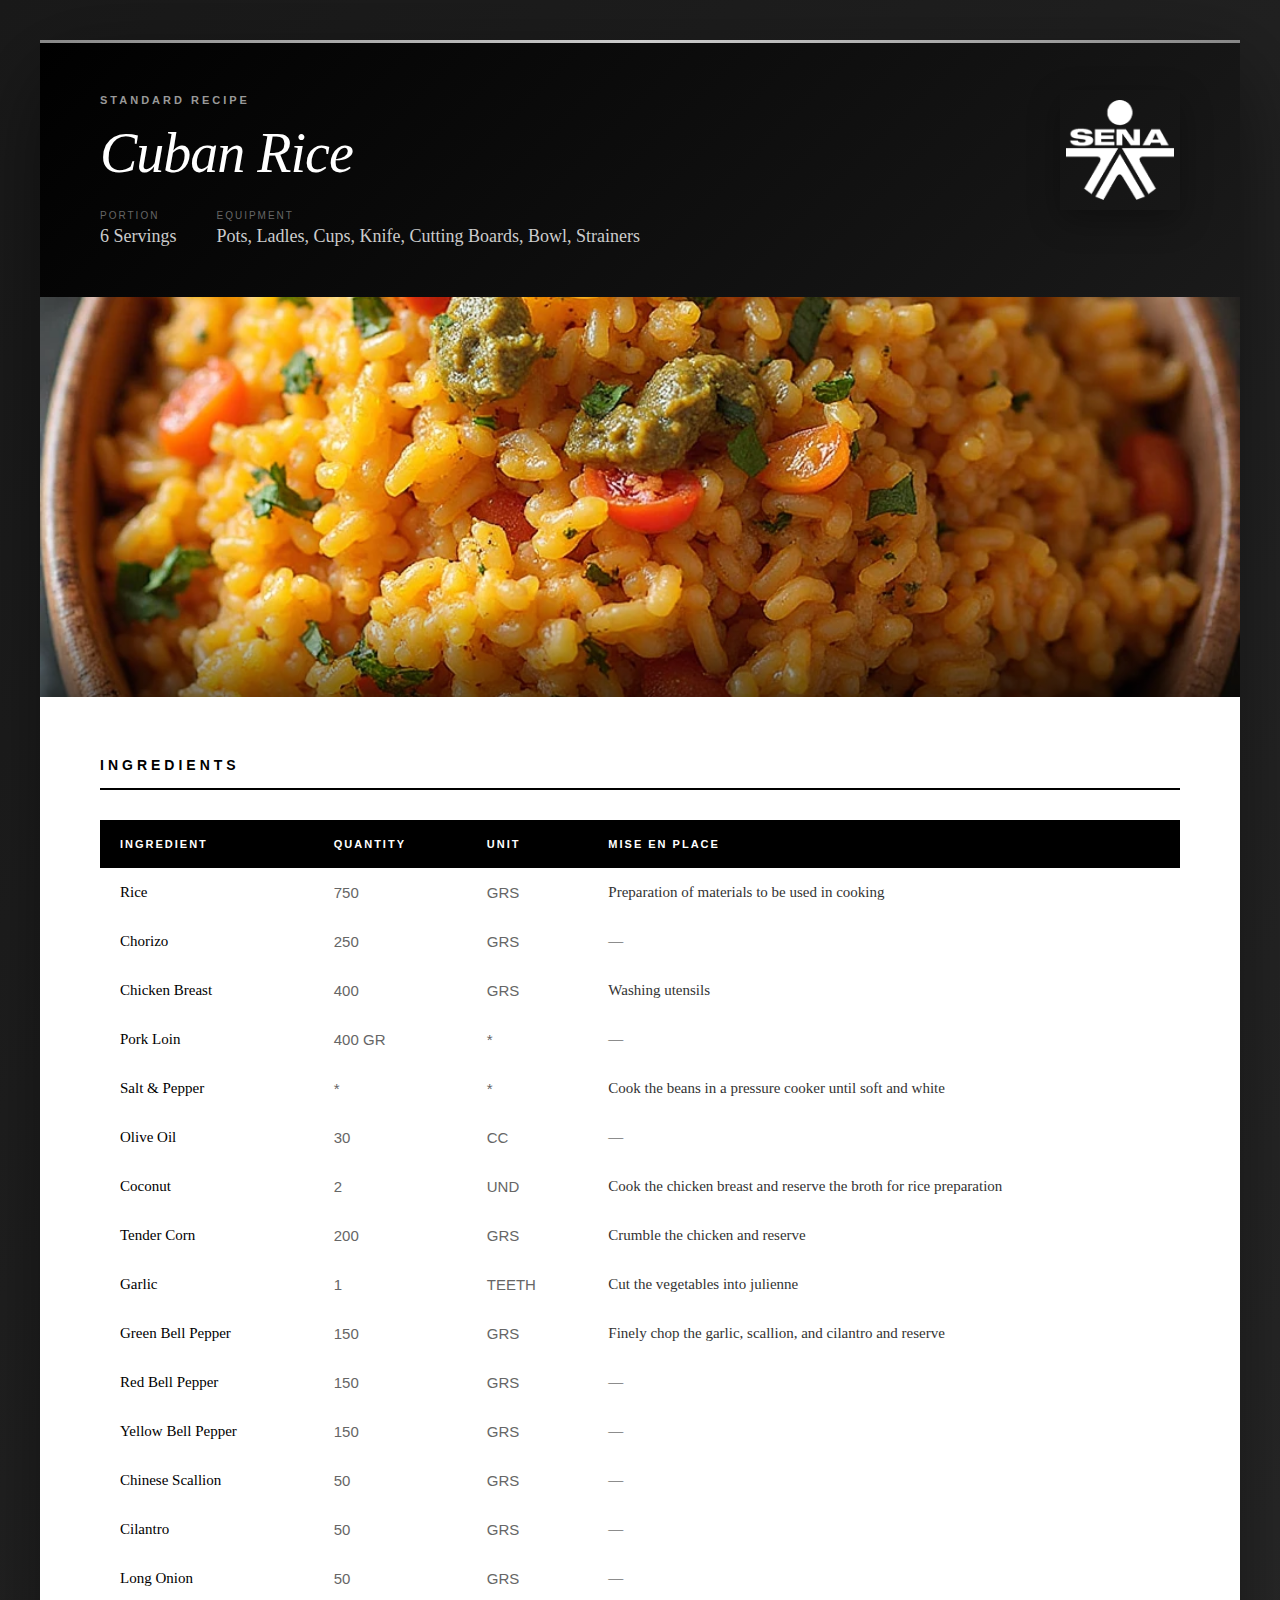
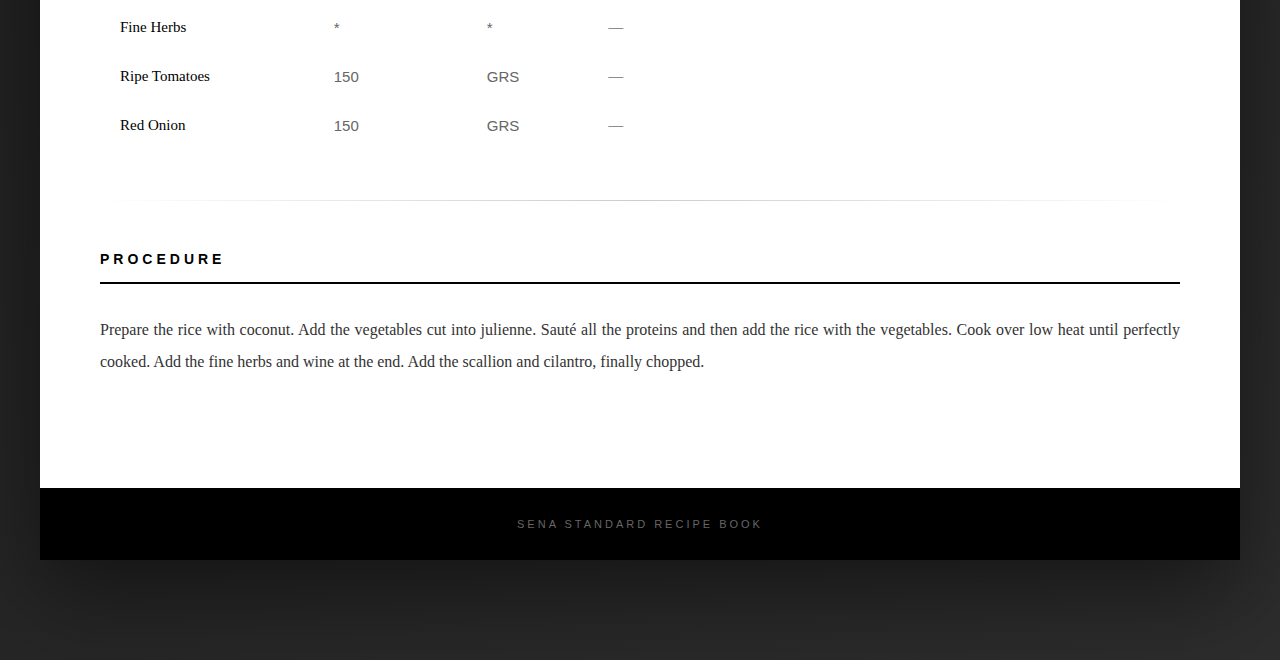
<file: arroz_cubano.html>
<!DOCTYPE html>
<html lang="en">
<head>
    <meta charset="UTF-8">
    <meta name="viewport" content="width=device-width, initial-scale=1.0">
    <title>Cuban Rice</title>
</head>
<style>
        * {
            margin: 0;
            padding: 0;
            box-sizing: border-box;
        }
        
        body {
            font-family: 'Georgia', 'Times New Roman', serif;
            background: linear-gradient(135deg, #1a1a1a 0%, #2d2d2d 100%);
            min-height: 100vh;
            padding: 40px 20px;
        }
        
        .recipe-card {
            max-width: 1200px;
            margin: 0 auto 60px auto;
            background: white;
            border-radius: 0;
            overflow: hidden;
            box-shadow: 0 30px 90px rgba(0,0,0,0.5);
        }
        
        /* Header */
        .header {
            background: linear-gradient(135deg, #000000 0%, #1a1a1a 100%);
            padding: 50px 60px;
            position: relative;
            overflow: hidden;
        }
        
        .header::before {
            content: '';
            position: absolute;
            top: 0;
            left: 0;
            right: 0;
            height: 3px;
            background: linear-gradient(90deg, #888 0%, #ccc 50%, #888 100%);
        }
        
        .header-content {
            display: flex;
            justify-content: space-between;
            align-items: flex-start;
        }
        
        .title-section {
            flex: 1;
        }
        
        .recipe-type {
            display: inline-block;
            font-family: 'Arial', sans-serif;
            font-size: 11px;
            letter-spacing: 3px;
            text-transform: uppercase;
            color: #999;
            margin-bottom: 15px;
            font-weight: 600;
        }
        
        .recipe-title {
            font-size: 56px;
            color: white;
            font-weight: 300;
            letter-spacing: -1px;
            margin-bottom: 20px;
            font-style: italic;
        }
        
        .recipe-meta {
            display: flex;
            gap: 40px;
            margin-top: 25px;
        }
        
        .meta-item {
            display: flex;
            flex-direction: column;
            gap: 5px;
        }
        
        .meta-label {
            font-family: 'Arial', sans-serif;
            font-size: 10px;
            text-transform: uppercase;
            letter-spacing: 2px;
            color: #666;
        }
        
        .meta-value {
            font-size: 18px;
            color: #ccc;
            font-weight: 300;
        }
        
        .logo-section {
            width: 120px;
            height: 120px;
            border-radius: 0;
            display: flex;
            align-items: center;
            justify-content: center;
            box-shadow: 0 10px 30px rgba(0,0,0,0.3);
        }
        
        .logo-section img {
            width: 90%;
            height: 90%;
            object-fit: contain;
        }
        
        /* Image Section */
        .image-section {
            position: relative;
            height: 400px;
            background: #f5f5f5;
            overflow: hidden;
        }
        
        .image-section::before {
            content: '';
            position: absolute;
            bottom: 0;
            left: 0;
            right: 0;
            height: 100px;
            background: linear-gradient(to top, rgba(0,0,0,0.5), transparent);
            z-index: 1;
        }
        
        .image-placeholder {
            width: 100%;
            height: 100%;
            display: flex;
            align-items: center;
            justify-content: center;
            background: linear-gradient(135deg, #e0e0e0 0%, #f5f5f5 100%);
        }
        
        .image-placeholder img {
            width: 100%;
            height: 100%;
            object-fit: cover;
        }
        
        /* Content */
        .content {
            padding: 60px;
        }
        
        .section {
            margin-bottom: 50px;
        }
        
        .section-title {
            font-size: 14px;
            text-transform: uppercase;
            letter-spacing: 4px;
            color: #000;
            margin-bottom: 30px;
            padding-bottom: 15px;
            border-bottom: 2px solid #000;
            font-weight: 600;
            font-family: 'Arial', sans-serif;
        }
        
        /* Ingredients Table */
        .ingredients-table {
            width: 100%;
            border-collapse: separate;
            border-spacing: 0;
        }
        
        .ingredients-table thead {
            background: #000;
        }
        
        .ingredients-table th {
            padding: 18px 20px;
            text-align: left;
            font-family: 'Arial', sans-serif;
            font-size: 11px;
            text-transform: uppercase;
            letter-spacing: 2px;
            color: white;
            font-weight: 600;
        }
        
        .ingredients-table tbody tr {
            border-bottom: 1px solid #e0e0e0;
            transition: background 0.3s ease;
        }
        
        .ingredients-table tbody tr:hover {
            background: #f9f9f9;
        }
        
        .ingredients-table tbody tr:last-child {
            border-bottom: 2px solid #000;
        }
        
        .ingredients-table td {
            padding: 16px 20px;
            font-size: 15px;
            color: #333;
        }
        
        .ingredients-table td:first-child {
            font-weight: 500;
            color: #000;
        }
        
        .ingredients-table td:nth-child(2),
        .ingredients-table td:nth-child(3) {
            font-family: 'Arial', sans-serif;
            color: #666;
        }
        
        /* Procedure */
        .procedure-content {
            font-size: 16px;
            line-height: 2;
            color: #333;
            text-align: justify;
        }
        
        /* Techniques Section */
        .techniques-grid {
            display: grid;
            grid-template-columns: repeat(2, 1fr);
            gap: 0;
            border: 2px solid #000;
        }
        
        .technique-item {
            padding: 25px;
            border: 1px solid #e0e0e0;
            background: white;
        }
        
        .technique-item:nth-child(odd) {
            background: #fafafa;
        }
        
        .technique-label {
            font-family: 'Arial', sans-serif;
            font-size: 10px;
            text-transform: uppercase;
            letter-spacing: 2px;
            color: #999;
            margin-bottom: 8px;
        }
        
        .technique-name {
            font-size: 18px;
            color: #000;
            font-weight: 500;
        }
        
        /* Footer */
        .footer {
            background: #000;
            padding: 30px 60px;
            text-align: center;
        }
        
        .footer-text {
            font-family: 'Arial', sans-serif;
            font-size: 11px;
            text-transform: uppercase;
            letter-spacing: 3px;
            color: #666;
        }
        
        .divider {
            height: 1px;
            background: linear-gradient(90deg, transparent 0%, #ccc 50%, transparent 100%);
            margin: 50px 0;
        }
        
        @media (max-width: 768px) {
            .header {
                padding: 30px;
            }
            
            .header-content {
                flex-direction: column;
                gap: 30px;
            }
            
            .recipe-title {
                font-size: 36px;
            }
            
            .content {
                padding: 30px;
            }
            
            .techniques-grid {
                grid-template-columns: 1fr;
            }
            
            .logo-section {
                width: 80px;
                height: 80px;
            }
        }
    </style>
<body>
    <!-- RECIPE 1: CUBAN RICE -->
    <div class="recipe-card">
        <div class="header">
            <div class="header-content">
                <div class="title-section">
                    <div class="recipe-type">Standard Recipe</div>
                    <h1 class="recipe-title">Cuban Rice</h1>
                    <div class="recipe-meta">
                        <div class="meta-item">
                            <span class="meta-label">Portion</span>
                            <span class="meta-value">6 Servings</span>
                        </div>
                        <div class="meta-item">
                            <span class="meta-label">Equipment</span>
                            <span class="meta-value">Pots, Ladles, Cups, Knife, Cutting Boards, Bowl, Strainers</span>
                        </div>
                    </div>
                </div>
                <div class="logo-section">
                    <img src="logoblanco.png" alt="SENA">
                </div>
            </div>
        </div>
        
        <div class="image-section">
            <div class="image-placeholder">
                <img src="img/Arroz_Cubano.png" alt="Cuban Rice">
            </div>
        </div>
        
        <div class="content">
            <div class="section">
                <h2 class="section-title">Ingredients</h2>
                <table class="ingredients-table">
                    <thead>
                        <tr>
                            <th>Ingredient</th>
                            <th>Quantity</th>
                            <th>Unit</th>
                            <th>Mise en Place</th>
                        </tr>
                    </thead>
                    <tbody>
                        <tr>
                            <td>Rice</td>
                            <td>750</td>
                            <td>GRS</td>
                            <td>Preparation of materials to be used in cooking</td>
                        </tr>
                        <tr>
                            <td>Chorizo</td>
                            <td>250</td>
                            <td>GRS</td>
                            <td>—</td>
                        </tr>
                        <tr>
                            <td>Chicken Breast</td>
                            <td>400</td>
                            <td>GRS</td>
                            <td>Washing utensils</td>
                        </tr>
                        <tr>
                            <td>Pork Loin</td>
                            <td>400 GR</td>
                            <td>*</td>
                            <td>—</td>
                        </tr>
                        <tr>
                            <td>Salt & Pepper</td>
                            <td>*</td>
                            <td>*</td>
                            <td>Cook the beans in a pressure cooker until soft and white</td>
                        </tr>
                        <tr>
                            <td>Olive Oil</td>
                            <td>30</td>
                            <td>CC</td>
                            <td>—</td>
                        </tr>
                        <tr>
                            <td>Coconut</td>
                            <td>2</td>
                            <td>UND</td>
                            <td>Cook the chicken breast and reserve the broth for rice preparation</td>
                        </tr>
                        <tr>
                            <td>Tender Corn</td>
                            <td>200</td>
                            <td>GRS</td>
                            <td>Crumble the chicken and reserve</td>
                        </tr>
                        <tr>
                            <td>Garlic</td>
                            <td>1</td>
                            <td>TEETH</td>
                            <td>Cut the vegetables into julienne</td>
                        </tr>
                        <tr>
                            <td>Green Bell Pepper</td>
                            <td>150</td>
                            <td>GRS</td>
                            <td>Finely chop the garlic, scallion, and cilantro and reserve</td>
                        </tr>
                        <tr>
                            <td>Red Bell Pepper</td>
                            <td>150</td>
                            <td>GRS</td>
                            <td>—</td>
                        </tr>
                        <tr>
                            <td>Yellow Bell Pepper</td>
                            <td>150</td>
                            <td>GRS</td>
                            <td>—</td>
                        </tr>
                        <tr>
                            <td>Chinese Scallion</td>
                            <td>50</td>
                            <td>GRS</td>
                            <td>—</td>
                        </tr>
                        <tr>
                            <td>Cilantro</td>
                            <td>50</td>
                            <td>GRS</td>
                            <td>—</td>
                        </tr>
                        <tr>
                            <td>Long Onion</td>
                            <td>50</td>
                            <td>GRS</td>
                            <td>—</td>
                        </tr>
                        <tr>
                            <td>Fine Herbs</td>
                            <td>*</td>
                            <td>*</td>
                            <td>—</td>
                        </tr>
                        <tr>
                            <td>Ripe Tomatoes</td>
                            <td>150</td>
                            <td>GRS</td>
                            <td>—</td>
                        </tr>
                        <tr>
                            <td>Red Onion</td>
                            <td>150</td>
                            <td>GRS</td>
                            <td>—</td>
                        </tr>
                    </tbody>
                </table>
            </div>
            
            <div class="divider"></div>
            
            <div class="section">
                <h2 class="section-title">Procedure</h2>
                <div class="procedure-content">
                    Prepare the rice with coconut. Add the vegetables cut into julienne. Sauté all the proteins and then add the rice with the vegetables. Cook over low heat until perfectly cooked. Add the fine herbs and wine at the end. Add the scallion and cilantro, finally chopped.
                </div>
            </div>
        </div>
        
        <div class="footer">
            <div class="footer-text">SENA Standard Recipe Book</div>
        </div>
    </div>
</body>
</html>
</file>
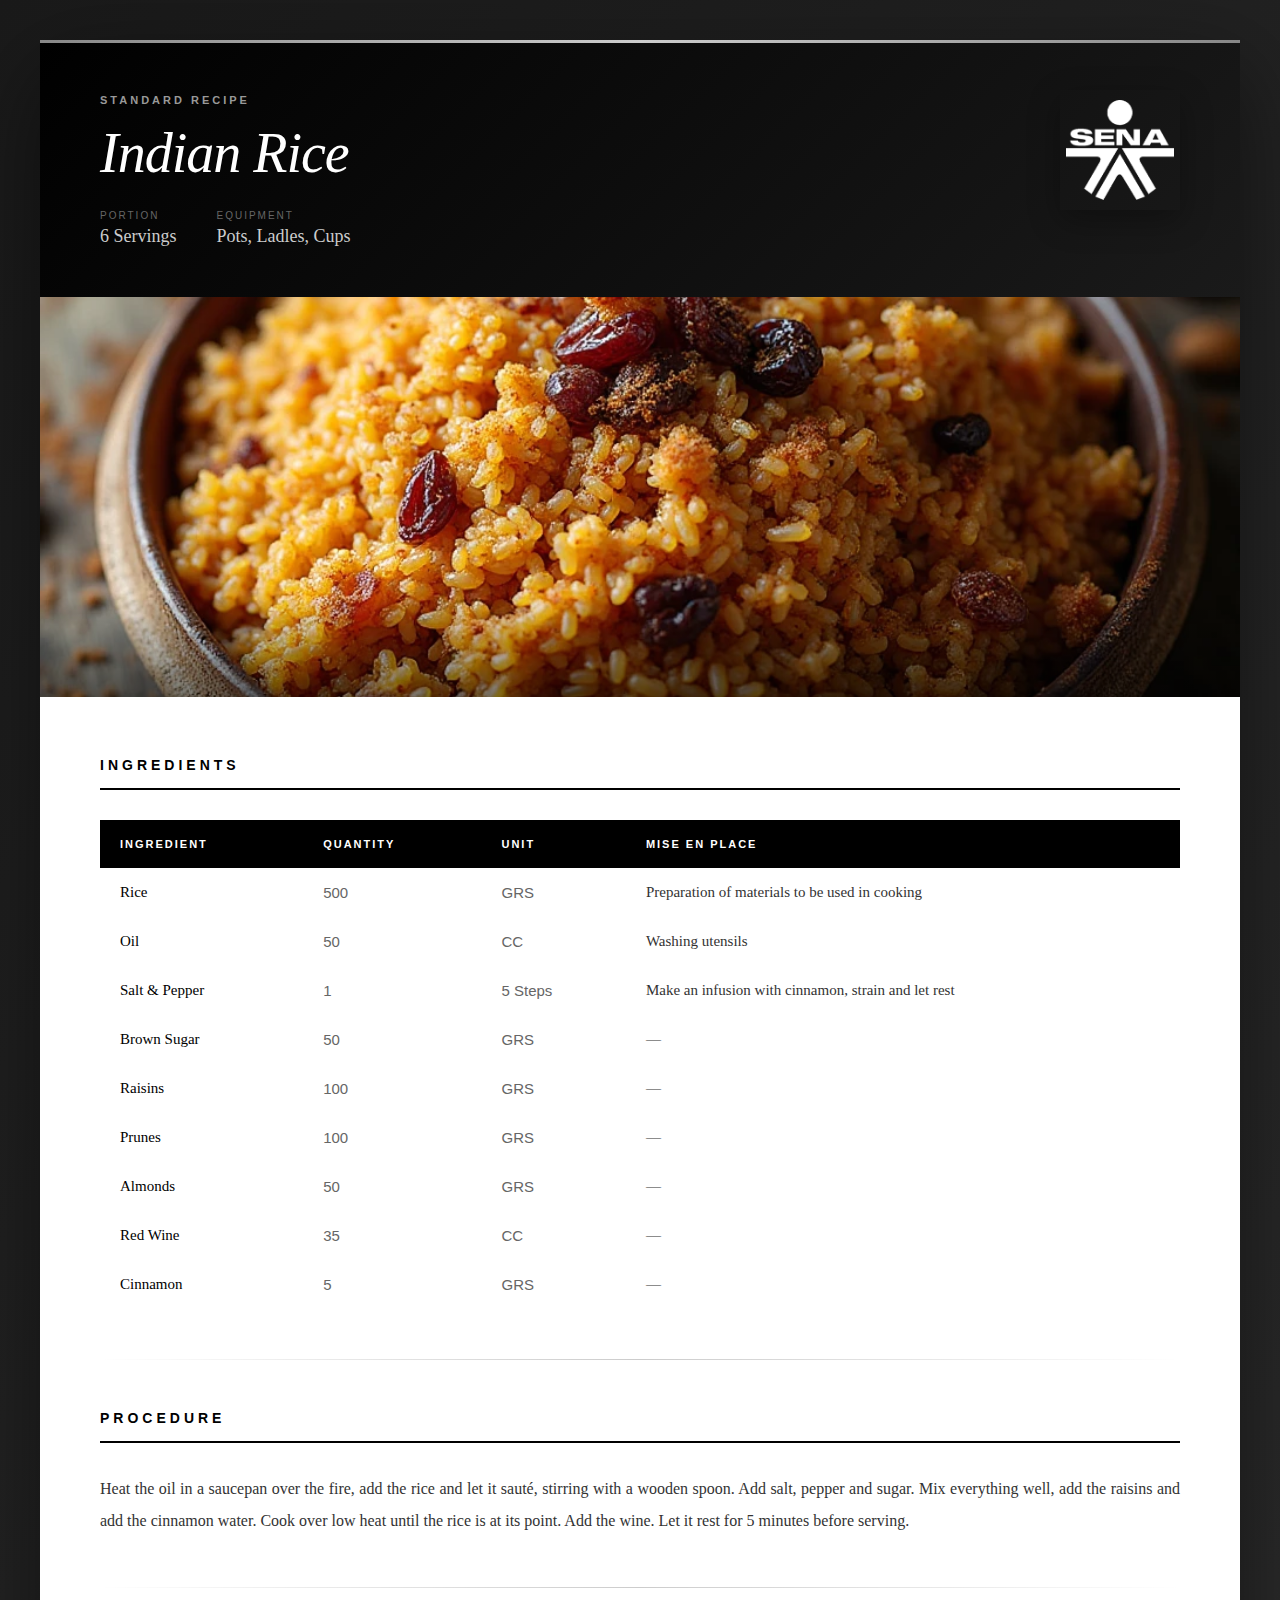
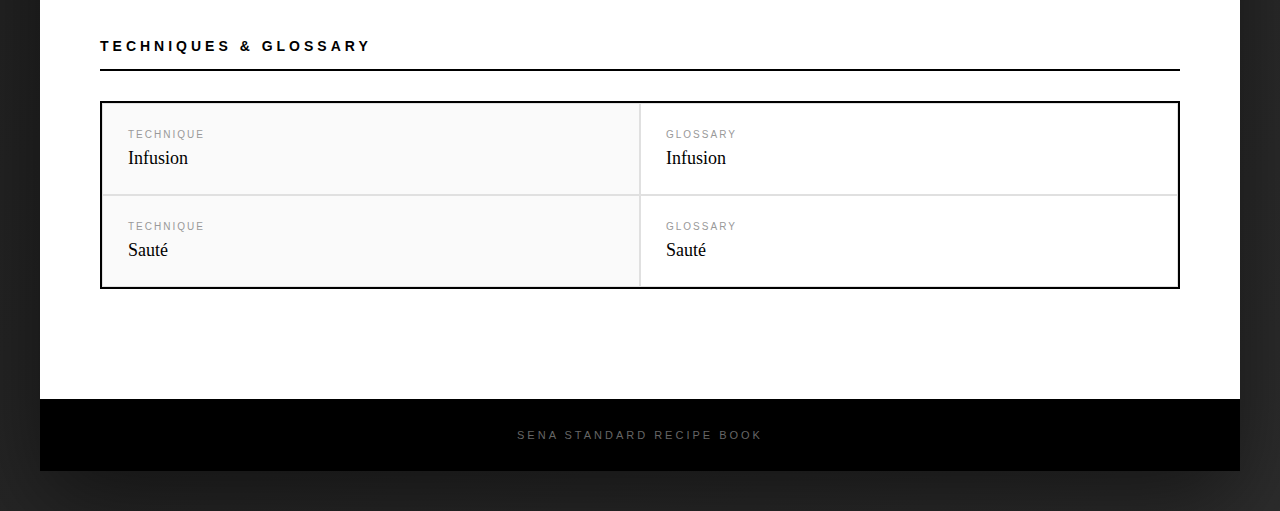
<file: Arroz_indu.html>
<!DOCTYPE html>
<html lang="en">
<head>
    <meta charset="UTF-8">
    <meta name="viewport" content="width=device-width, initial-scale=1.0">
    <title>Indian Rice</title>
    <style>
        * {
            margin: 0;
            padding: 0;
            box-sizing: border-box;
        }
        
        body {
            font-family: 'Georgia', 'Times New Roman', serif;
            background: linear-gradient(135deg, #1a1a1a 0%, #2d2d2d 100%);
            min-height: 100vh;
            padding: 40px 20px;
        }
        
        .recipe-card {
            max-width: 1200px;
            margin: 0 auto;
            background: white;
            border-radius: 0;
            overflow: hidden;
            box-shadow: 0 30px 90px rgba(0,0,0,0.5);
        }
        
        /* Header */
        .header {
            background: linear-gradient(135deg, #000000 0%, #1a1a1a 100%);
            padding: 50px 60px;
            position: relative;
            overflow: hidden;
        }
        
        .header::before {
            content: '';
            position: absolute;
            top: 0;
            left: 0;
            right: 0;
            height: 3px;
            background: linear-gradient(90deg, #888 0%, #ccc 50%, #888 100%);
        }
        
        .header-content {
            display: flex;
            justify-content: space-between;
            align-items: flex-start;
        }
        
        .title-section {
            flex: 1;
        }
        
        .recipe-type {
            display: inline-block;
            font-family: 'Arial', sans-serif;
            font-size: 11px;
            letter-spacing: 3px;
            text-transform: uppercase;
            color: #999;
            margin-bottom: 15px;
            font-weight: 600;
        }
        
        .recipe-title {
            font-size: 56px;
            color: white;
            font-weight: 300;
            letter-spacing: -1px;
            margin-bottom: 20px;
            font-style: italic;
        }
        
        .recipe-meta {
            display: flex;
            gap: 40px;
            margin-top: 25px;
        }
        
        .meta-item {
            display: flex;
            flex-direction: column;
            gap: 5px;
        }
        
        .meta-label {
            font-family: 'Arial', sans-serif;
            font-size: 10px;
            text-transform: uppercase;
            letter-spacing: 2px;
            color: #666;
        }
        
        .meta-value {
            font-size: 18px;
            color: #ccc;
            font-weight: 300;
        }
        
        .logo-section {
            width: 120px;
            height: 120px;
            border-radius: 0;
            display: flex;
            align-items: center;
            justify-content: center;
            box-shadow: 0 10px 30px rgba(0,0,0,0.3);
        }
        
        .logo-section img {
            width: 90%;
            height: 90%;
            object-fit: contain;
        }
        
        /* Image Section */
        .image-section {
            position: relative;
            height: 400px;
            background: #f5f5f5;
            overflow: hidden;
        }
        
        .image-section::before {
            content: '';
            position: absolute;
            bottom: 0;
            left: 0;
            right: 0;
            height: 100px;
            background: linear-gradient(to top, rgba(0,0,0,0.5), transparent);
            z-index: 1;
        }
        
        .recipe-image {
            width: 100%;
            height: 100%;
            object-fit: cover;
        }
        
        .image-placeholder {
            width: 100%;
            height: 100%;
            display: flex;
            align-items: center;
            justify-content: center;
            background: linear-gradient(135deg, #e0e0e0 0%, #f5f5f5 100%);
        }
        
        .image-placeholder img {
            width: 100%;
            height: 100%;
            object-fit: cover;
        }
        
        /* Content */
        .content {
            padding: 60px;
        }
        
        .section {
            margin-bottom: 50px;
        }
        
        .section-title {
            font-size: 14px;
            text-transform: uppercase;
            letter-spacing: 4px;
            color: #000;
            margin-bottom: 30px;
            padding-bottom: 15px;
            border-bottom: 2px solid #000;
            font-weight: 600;
            font-family: 'Arial', sans-serif;
        }
        
        /* Ingredients Table */
        .ingredients-table {
            width: 100%;
            border-collapse: separate;
            border-spacing: 0;
        }
        
        .ingredients-table thead {
            background: #000;
        }
        
        .ingredients-table th {
            padding: 18px 20px;
            text-align: left;
            font-family: 'Arial', sans-serif;
            font-size: 11px;
            text-transform: uppercase;
            letter-spacing: 2px;
            color: white;
            font-weight: 600;
        }
        
        .ingredients-table tbody tr {
            border-bottom: 1px solid #e0e0e0;
            transition: background 0.3s ease;
        }
        
        .ingredients-table tbody tr:hover {
            background: #f9f9f9;
        }
        
        .ingredients-table tbody tr:last-child {
            border-bottom: 2px solid #000;
        }
        
        .ingredients-table td {
            padding: 16px 20px;
            font-size: 15px;
            color: #333;
        }
        
        .ingredients-table td:first-child {
            font-weight: 500;
            color: #000;
        }
        
        .ingredients-table td:nth-child(2),
        .ingredients-table td:nth-child(3) {
            font-family: 'Arial', sans-serif;
            color: #666;
        }
        
        /* Mise en Place */
        .mise-box {
            background: linear-gradient(135deg, #f5f5f5 0%, #e8e8e8 100%);
            padding: 30px 35px;
            border-left: 4px solid #000;
            font-size: 15px;
            line-height: 1.8;
            color: #333;
            font-style: italic;
        }
        
        /* Procedure */
        .procedure-content {
            font-size: 16px;
            line-height: 2;
            color: #333;
            text-align: justify;
        }
        
        /* Techniques Section */
        .techniques-grid {
            display: grid;
            grid-template-columns: repeat(2, 1fr);
            gap: 0;
            border: 2px solid #000;
        }
        
        .technique-item {
            padding: 25px;
            border: 1px solid #e0e0e0;
            background: white;
        }
        
        .technique-item:nth-child(odd) {
            background: #fafafa;
        }
        
        .technique-label {
            font-family: 'Arial', sans-serif;
            font-size: 10px;
            text-transform: uppercase;
            letter-spacing: 2px;
            color: #999;
            margin-bottom: 8px;
        }
        
        .technique-name {
            font-size: 18px;
            color: #000;
            font-weight: 500;
        }
        
        /* Footer */
        .footer {
            background: #000;
            padding: 30px 60px;
            text-align: center;
        }
        
        .footer-text {
            font-family: 'Arial', sans-serif;
            font-size: 11px;
            text-transform: uppercase;
            letter-spacing: 3px;
            color: #666;
        }
        
        .divider {
            height: 1px;
            background: linear-gradient(90deg, transparent 0%, #ccc 50%, transparent 100%);
            margin: 50px 0;
        }
        
        @media (max-width: 768px) {
            .header {
                padding: 30px;
            }
            
            .header-content {
                flex-direction: column;
                gap: 30px;
            }
            
            .recipe-title {
                font-size: 36px;
            }
            
            .content {
                padding: 30px;
            }
            
            .techniques-grid {
                grid-template-columns: 1fr;
            }
            
            .logo-section {
                width: 80px;
                height: 80px;
            }
        }
    </style>
</head>
<body>
    <div class="recipe-card">
        <!-- Header -->
        <div class="header">
            <div class="header-content">
                <div class="title-section">
                    <div class="recipe-type">Standard Recipe</div>
                    <h1 class="recipe-title">Indian Rice</h1>
                    <div class="recipe-meta">
                        <div class="meta-item">
                            <span class="meta-label">Portion</span>
                            <span class="meta-value">6 Servings</span>
                        </div>
                        <div class="meta-item">
                            <span class="meta-label">Equipment</span>
                            <span class="meta-value">Pots, Ladles, Cups</span>
                        </div>
                    </div>
                </div>
                <div class="logo-section">
                    <img src="logoblanco.png" alt="SENA">
                </div>
            </div>
        </div>
        
        <!-- Image Section -->
        <div class="image-section">
            <div class="image-placeholder">
                <img src="img/Arroz_Indu.png" alt="Indian Rice">
            </div>
        </div>
        
        <!-- Content -->
        <div class="content">
            <!-- Ingredients Section -->
            <div class="section">
                <h2 class="section-title">Ingredients</h2>
                <table class="ingredients-table">
                    <thead>
                        <tr>
                            <th>Ingredient</th>
                            <th>Quantity</th>
                            <th>Unit</th>
                            <th>Mise en Place</th>
                        </tr>
                    </thead>
                    <tbody>
                        <tr>
                            <td>Rice</td>
                            <td>500</td>
                            <td>GRS</td>
                            <td>Preparation of materials to be used in cooking</td>
                        </tr>
                        <tr>
                            <td>Oil</td>
                            <td>50</td>
                            <td>CC</td>
                            <td>Washing utensils</td>
                        </tr>
                        <tr>
                            <td>Salt & Pepper</td>
                            <td>1</td>
                            <td>5 Steps</td>
                            <td>Make an infusion with cinnamon, strain and let rest</td>
                        </tr>
                        <tr>
                            <td>Brown Sugar</td>
                            <td>50</td>
                            <td>GRS</td>
                            <td>—</td>
                        </tr>
                        <tr>
                            <td>Raisins</td>
                            <td>100</td>
                            <td>GRS</td>
                            <td>—</td>
                        </tr>
                        <tr>
                            <td>Prunes</td>
                            <td>100</td>
                            <td>GRS</td>
                            <td>—</td>
                        </tr>
                        <tr>
                            <td>Almonds</td>
                            <td>50</td>
                            <td>GRS</td>
                            <td>—</td>
                        </tr>
                        <tr>
                            <td>Red Wine</td>
                            <td>35</td>
                            <td>CC</td>
                            <td>—</td>
                        </tr>
                        <tr>
                            <td>Cinnamon</td>
                            <td>5</td>
                            <td>GRS</td>
                            <td>—</td>
                        </tr>
                    </tbody>
                </table>
            </div>
            
            <div class="divider"></div>
            
            <!-- Procedure Section -->
            <div class="section">
                <h2 class="section-title">Procedure</h2>
                <div class="procedure-content">
                    Heat the oil in a saucepan over the fire, add the rice and let it sauté, stirring with a wooden spoon. Add salt, pepper and sugar. Mix everything well, add the raisins and add the cinnamon water. Cook over low heat until the rice is at its point. Add the wine. Let it rest for 5 minutes before serving.
                </div>
            </div>
            
            <div class="divider"></div>
            
            <!-- Techniques Section -->
            <div class="section">
                <h2 class="section-title">Techniques & Glossary</h2>
                <div class="techniques-grid">
                    <div class="technique-item">
                        <div class="technique-label">Technique</div>
                        <div class="technique-name">Infusion</div>
                    </div>
                    <div class="technique-item">
                        <div class="technique-label">Glossary</div>
                        <div class="technique-name">Infusion</div>
                    </div>
                    <div class="technique-item">
                        <div class="technique-label">Technique</div>
                        <div class="technique-name">Sauté</div>
                    </div>
                    <div class="technique-item">
                        <div class="technique-label">Glossary</div>
                        <div class="technique-name">Sauté</div>
                    </div>
                </div>
            </div>
        </div>
        
        <!-- Footer -->
        <div class="footer">
            <div class="footer-text">SENA Standard Recipe Book</div>
        </div>
    </div>
</body>
</html>
</file>
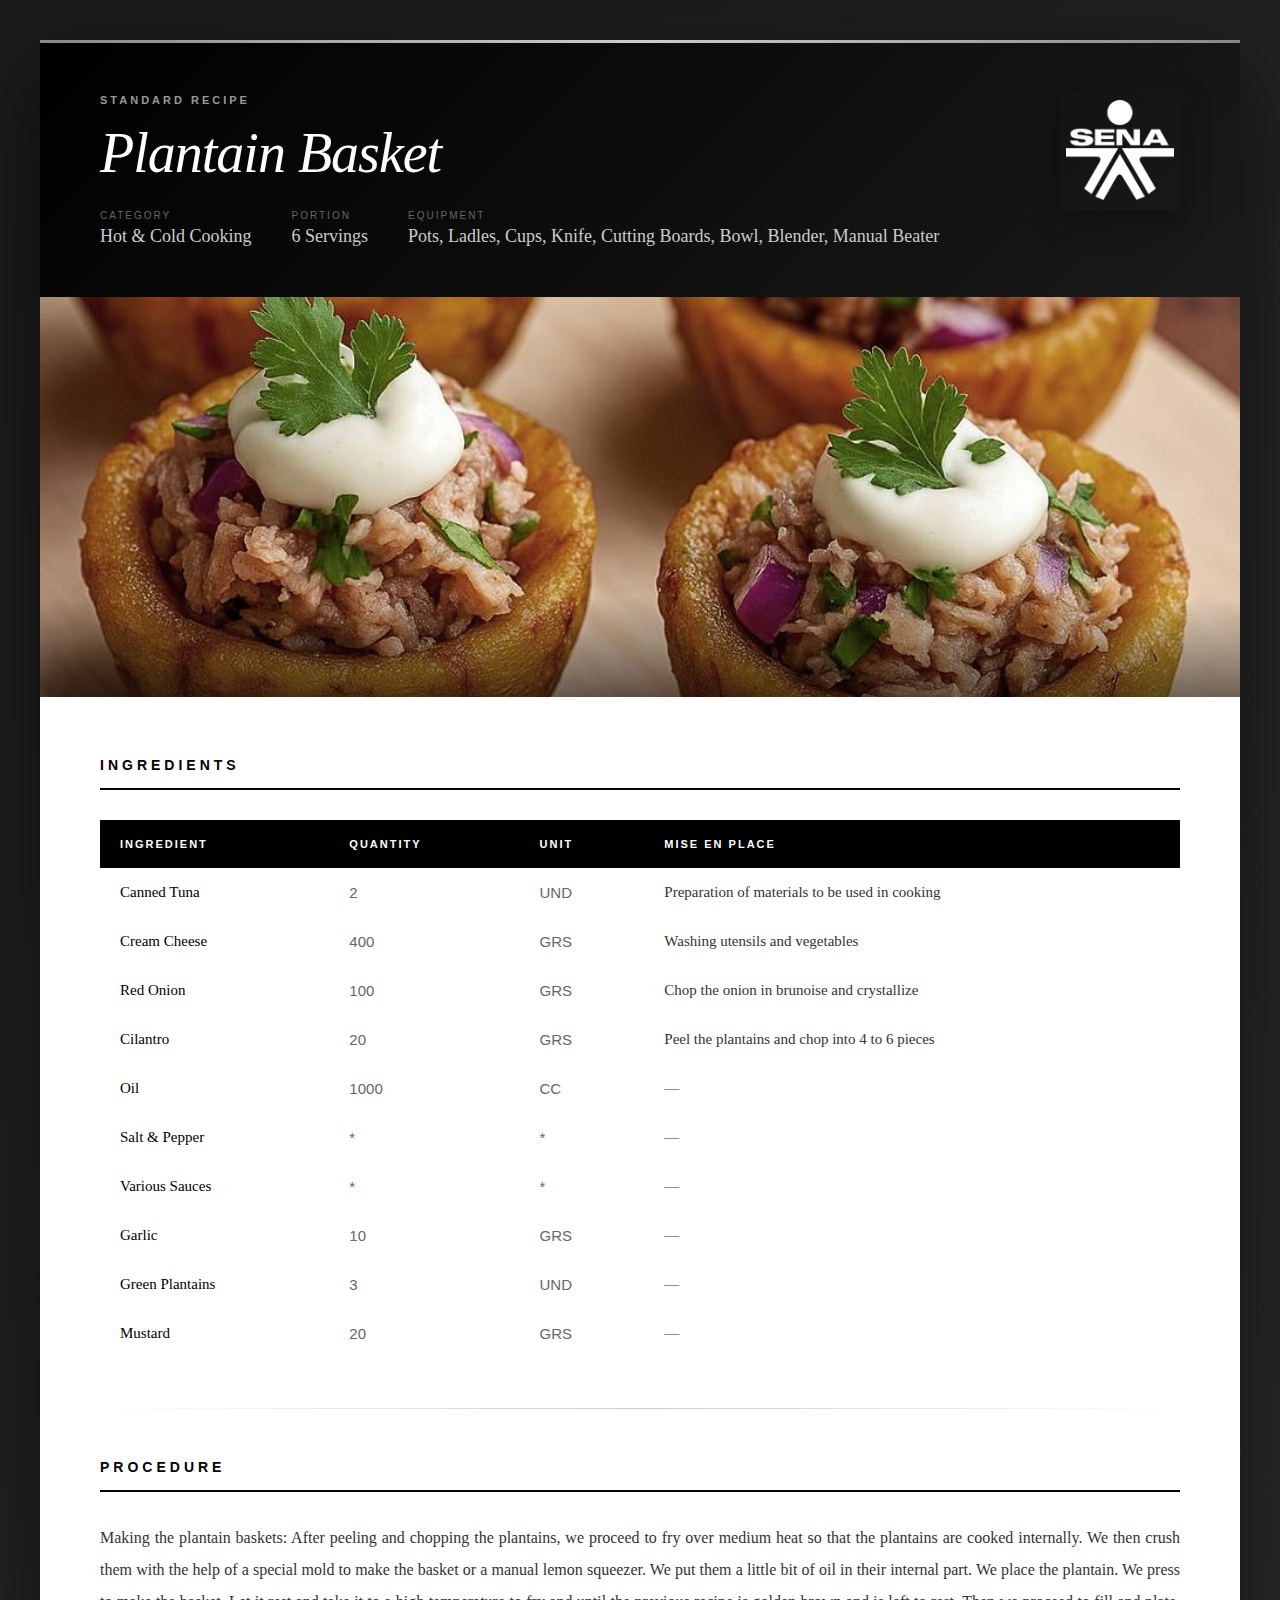
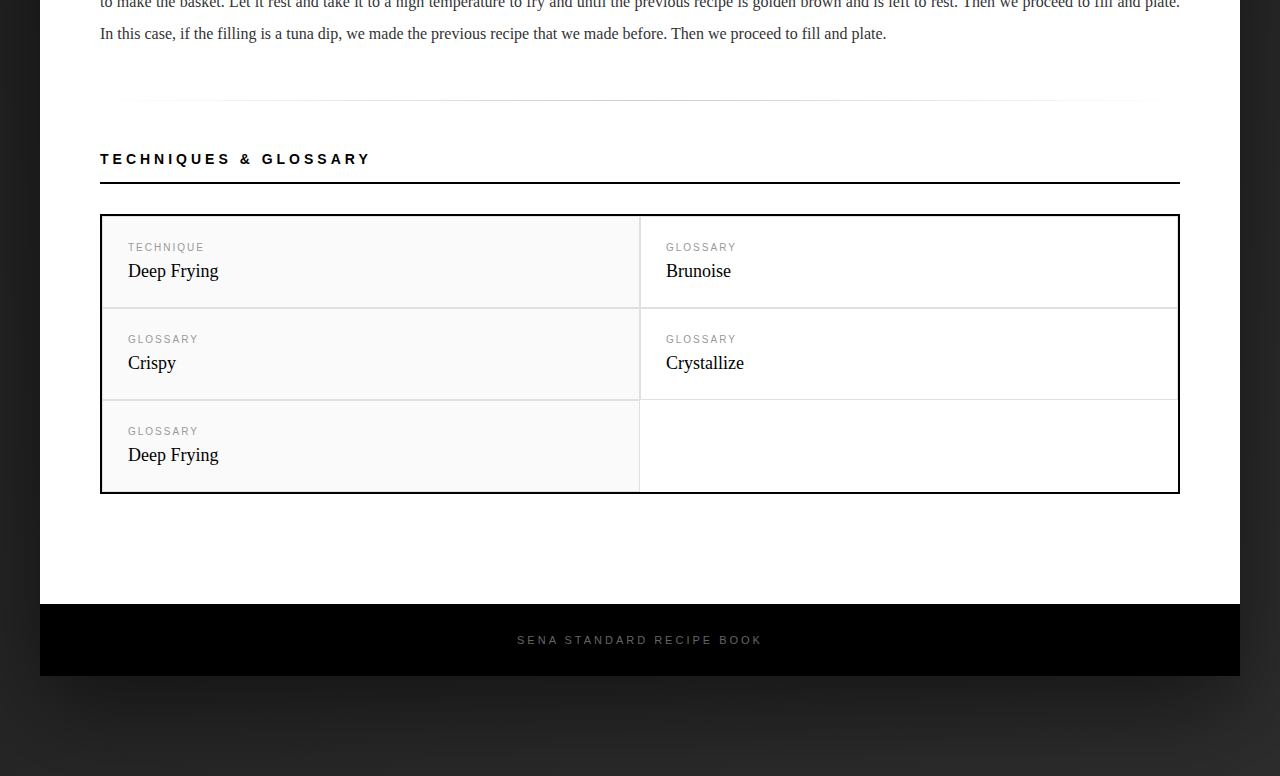
<file: canasta_platano.html>
<!DOCTYPE html>
<html lang="en">
<head>
    <meta charset="UTF-8">
    <meta name="viewport" content="width=device-width, initial-scale=1.0">
    <title>Plantain Basket</title>
</head>
<style>
        * {
            margin: 0;
            padding: 0;
            box-sizing: border-box;
        }
        
        body {
            font-family: 'Georgia', 'Times New Roman', serif;
            background: linear-gradient(135deg, #1a1a1a 0%, #2d2d2d 100%);
            min-height: 100vh;
            padding: 40px 20px;
        }
        
        .recipe-card {
            max-width: 1200px;
            margin: 0 auto 60px auto;
            background: white;
            border-radius: 0;
            overflow: hidden;
            box-shadow: 0 30px 90px rgba(0,0,0,0.5);
        }
        
        /* Header */
        .header {
            background: linear-gradient(135deg, #000000 0%, #1a1a1a 100%);
            padding: 50px 60px;
            position: relative;
            overflow: hidden;
        }
        
        .header::before {
            content: '';
            position: absolute;
            top: 0;
            left: 0;
            right: 0;
            height: 3px;
            background: linear-gradient(90deg, #888 0%, #ccc 50%, #888 100%);
        }
        
        .header-content {
            display: flex;
            justify-content: space-between;
            align-items: flex-start;
        }
        
        .title-section {
            flex: 1;
        }
        
        .recipe-type {
            display: inline-block;
            font-family: 'Arial', sans-serif;
            font-size: 11px;
            letter-spacing: 3px;
            text-transform: uppercase;
            color: #999;
            margin-bottom: 15px;
            font-weight: 600;
        }
        
        .recipe-title {
            font-size: 56px;
            color: white;
            font-weight: 300;
            letter-spacing: -1px;
            margin-bottom: 20px;
            font-style: italic;
        }
        
        .recipe-meta {
            display: flex;
            gap: 40px;
            margin-top: 25px;
        }
        
        .meta-item {
            display: flex;
            flex-direction: column;
            gap: 5px;
        }
        
        .meta-label {
            font-family: 'Arial', sans-serif;
            font-size: 10px;
            text-transform: uppercase;
            letter-spacing: 2px;
            color: #666;
        }
        
        .meta-value {
            font-size: 18px;
            color: #ccc;
            font-weight: 300;
        }
        
        .logo-section {
            width: 120px;
            height: 120px;
            border-radius: 0;
            display: flex;
            align-items: center;
            justify-content: center;
            box-shadow: 0 10px 30px rgba(0,0,0,0.3);
        }
        
        .logo-section img {
            width: 90%;
            height: 90%;
            object-fit: contain;
        }
        
        /* Image Section */
        .image-section {
            position: relative;
            height: 400px;
            background: #f5f5f5;
            overflow: hidden;
        }
        
        .image-section::before {
            content: '';
            position: absolute;
            bottom: 0;
            left: 0;
            right: 0;
            height: 100px;
            background: linear-gradient(to top, rgba(0,0,0,0.5), transparent);
            z-index: 1;
        }
        
        .image-placeholder {
            width: 100%;
            height: 100%;
            display: flex;
            align-items: center;
            justify-content: center;
            background: linear-gradient(135deg, #e0e0e0 0%, #f5f5f5 100%);
        }
        
        .image-placeholder img {
            width: 100%;
            height: 100%;
            object-fit: cover;
        }
        
        /* Content */
        .content {
            padding: 60px;
        }
        
        .section {
            margin-bottom: 50px;
        }
        
        .section-title {
            font-size: 14px;
            text-transform: uppercase;
            letter-spacing: 4px;
            color: #000;
            margin-bottom: 30px;
            padding-bottom: 15px;
            border-bottom: 2px solid #000;
            font-weight: 600;
            font-family: 'Arial', sans-serif;
        }
        
        /* Ingredients Table */
        .ingredients-table {
            width: 100%;
            border-collapse: separate;
            border-spacing: 0;
        }
        
        .ingredients-table thead {
            background: #000;
        }
        
        .ingredients-table th {
            padding: 18px 20px;
            text-align: left;
            font-family: 'Arial', sans-serif;
            font-size: 11px;
            text-transform: uppercase;
            letter-spacing: 2px;
            color: white;
            font-weight: 600;
        }
        
        .ingredients-table tbody tr {
            border-bottom: 1px solid #e0e0e0;
            transition: background 0.3s ease;
        }
        
        .ingredients-table tbody tr:hover {
            background: #f9f9f9;
        }
        
        .ingredients-table tbody tr:last-child {
            border-bottom: 2px solid #000;
        }
        
        .ingredients-table td {
            padding: 16px 20px;
            font-size: 15px;
            color: #333;
        }
        
        .ingredients-table td:first-child {
            font-weight: 500;
            color: #000;
        }
        
        .ingredients-table td:nth-child(2),
        .ingredients-table td:nth-child(3) {
            font-family: 'Arial', sans-serif;
            color: #666;
        }
        
        /* Procedure */
        .procedure-content {
            font-size: 16px;
            line-height: 2;
            color: #333;
            text-align: justify;
        }
        
        /* Techniques Section */
        .techniques-grid {
            display: grid;
            grid-template-columns: repeat(2, 1fr);
            gap: 0;
            border: 2px solid #000;
        }
        
        .technique-item {
            padding: 25px;
            border: 1px solid #e0e0e0;
            background: white;
        }
        
        .technique-item:nth-child(odd) {
            background: #fafafa;
        }
        
        .technique-label {
            font-family: 'Arial', sans-serif;
            font-size: 10px;
            text-transform: uppercase;
            letter-spacing: 2px;
            color: #999;
            margin-bottom: 8px;
        }
        
        .technique-name {
            font-size: 18px;
            color: #000;
            font-weight: 500;
        }
        
        /* Footer */
        .footer {
            background: #000;
            padding: 30px 60px;
            text-align: center;
        }
        
        .footer-text {
            font-family: 'Arial', sans-serif;
            font-size: 11px;
            text-transform: uppercase;
            letter-spacing: 3px;
            color: #666;
        }
        
        .divider {
            height: 1px;
            background: linear-gradient(90deg, transparent 0%, #ccc 50%, transparent 100%);
            margin: 50px 0;
        }
        
        @media (max-width: 768px) {
            .header {
                padding: 30px;
            }
            
            .header-content {
                flex-direction: column;
                gap: 30px;
            }
            
            .recipe-title {
                font-size: 36px;
            }
            
            .content {
                padding: 30px;
            }
            
            .techniques-grid {
                grid-template-columns: 1fr;
            }
            
            .logo-section {
                width: 80px;
                height: 80px;
            }
        }
    </style>
<body>
    
    <!-- RECIPE 3: PLANTAIN BASKET -->
    <div class="recipe-card">
        <div class="header">
            <div class="header-content">
                <div class="title-section">
                    <div class="recipe-type">Standard Recipe</div>
                    <h1 class="recipe-title">Plantain Basket</h1>
                    <div class="recipe-meta">
                        <div class="meta-item">
                            <span class="meta-label">Category</span>
                            <span class="meta-value">Hot & Cold Cooking</span>
                        </div>
                        <div class="meta-item">
                            <span class="meta-label">Portion</span>
                            <span class="meta-value">6 Servings</span>
                        </div>
                        <div class="meta-item">
                            <span class="meta-label">Equipment</span>
                            <span class="meta-value">Pots, Ladles, Cups, Knife, Cutting Boards, Bowl, Blender, Manual Beater</span>
                        </div>
                    </div>
                </div>
                <div class="logo-section">
                    <img src="logoblanco.png" alt="SENA">
                </div>
            </div>
        </div>
        
        <div class="image-section">
            <div class="image-placeholder">
                <img src="img/canastillas.jpeg" alt="Plantain Basket">
            </div>
        </div>
        
        <div class="content">
            <div class="section">
                <h2 class="section-title">Ingredients</h2>
                <table class="ingredients-table">
                    <thead>
                        <tr>
                            <th>Ingredient</th>
                            <th>Quantity</th>
                            <th>Unit</th>
                            <th>Mise en Place</th>
                        </tr>
                    </thead>
                    <tbody>
                        <tr>
                            <td>Canned Tuna</td>
                            <td>2</td>
                            <td>UND</td>
                            <td>Preparation of materials to be used in cooking</td>
                        </tr>
                        <tr>
                            <td>Cream Cheese</td>
                            <td>400</td>
                            <td>GRS</td>
                            <td>Washing utensils and vegetables</td>
                        </tr>
                        <tr>
                            <td>Red Onion</td>
                            <td>100</td>
                            <td>GRS</td>
                            <td>Chop the onion in brunoise and crystallize</td>
                        </tr>
                        <tr>
                            <td>Cilantro</td>
                            <td>20</td>
                            <td>GRS</td>
                            <td>Peel the plantains and chop into 4 to 6 pieces</td>
                        </tr>
                        <tr>
                            <td>Oil</td>
                            <td>1000</td>
                            <td>CC</td>
                            <td>—</td>
                        </tr>
                        <tr>
                            <td>Salt & Pepper</td>
                            <td>*</td>
                            <td>*</td>
                            <td>—</td>
                        </tr>
                        <tr>
                            <td>Various Sauces</td>
                            <td>*</td>
                            <td>*</td>
                            <td>—</td>
                        </tr>
                        <tr>
                            <td>Garlic</td>
                            <td>10</td>
                            <td>GRS</td>
                            <td>—</td>
                        </tr>
                        <tr>
                            <td>Green Plantains</td>
                            <td>3</td>
                            <td>UND</td>
                            <td>—</td>
                        </tr>
                        <tr>
                            <td>Mustard</td>
                            <td>20</td>
                            <td>GRS</td>
                            <td>—</td>
                        </tr>
                    </tbody>
                </table>
            </div>
            
            <div class="divider"></div>
            
            <div class="section">
                <h2 class="section-title">Procedure</h2>
                <div class="procedure-content">
                    Making the plantain baskets: After peeling and chopping the plantains, we proceed to fry over medium heat so that the plantains are cooked internally. We then crush them with the help of a special mold to make the basket or a manual lemon squeezer. We put them a little bit of oil in their internal part. We place the plantain. We press to make the basket. Let it rest and take it to a high temperature to fry and until the previous recipe is golden brown and is left to rest. Then we proceed to fill and plate. In this case, if the filling is a tuna dip, we made the previous recipe that we made before. Then we proceed to fill and plate.
                </div>
            </div>
            
            <div class="divider"></div>
            
            <div class="section">
                <h2 class="section-title">Techniques & Glossary</h2>
                <div class="techniques-grid">
                    <div class="technique-item">
                        <div class="technique-label">Technique</div>
                        <div class="technique-name">Deep Frying</div>
                    </div>
                    <div class="technique-item">
                        <div class="technique-label">Glossary</div>
                        <div class="technique-name">Brunoise</div>
                    </div>
                    <div class="technique-item">
                        <div class="technique-label">Glossary</div>
                        <div class="technique-name">Crispy</div>
                    </div>
                    <div class="technique-item">
                        <div class="technique-label">Glossary</div>
                        <div class="technique-name">Crystallize</div>
                    </div>
                    <div class="technique-item">
                        <div class="technique-label">Glossary</div>
                        <div class="technique-name">Deep Frying</div>
                    </div>
                </div>
            </div>
        </div>
        
        <div class="footer">
            <div class="footer-text">SENA Standard Recipe Book</div>
        </div>
    </div>

</body>
</html>
</file>
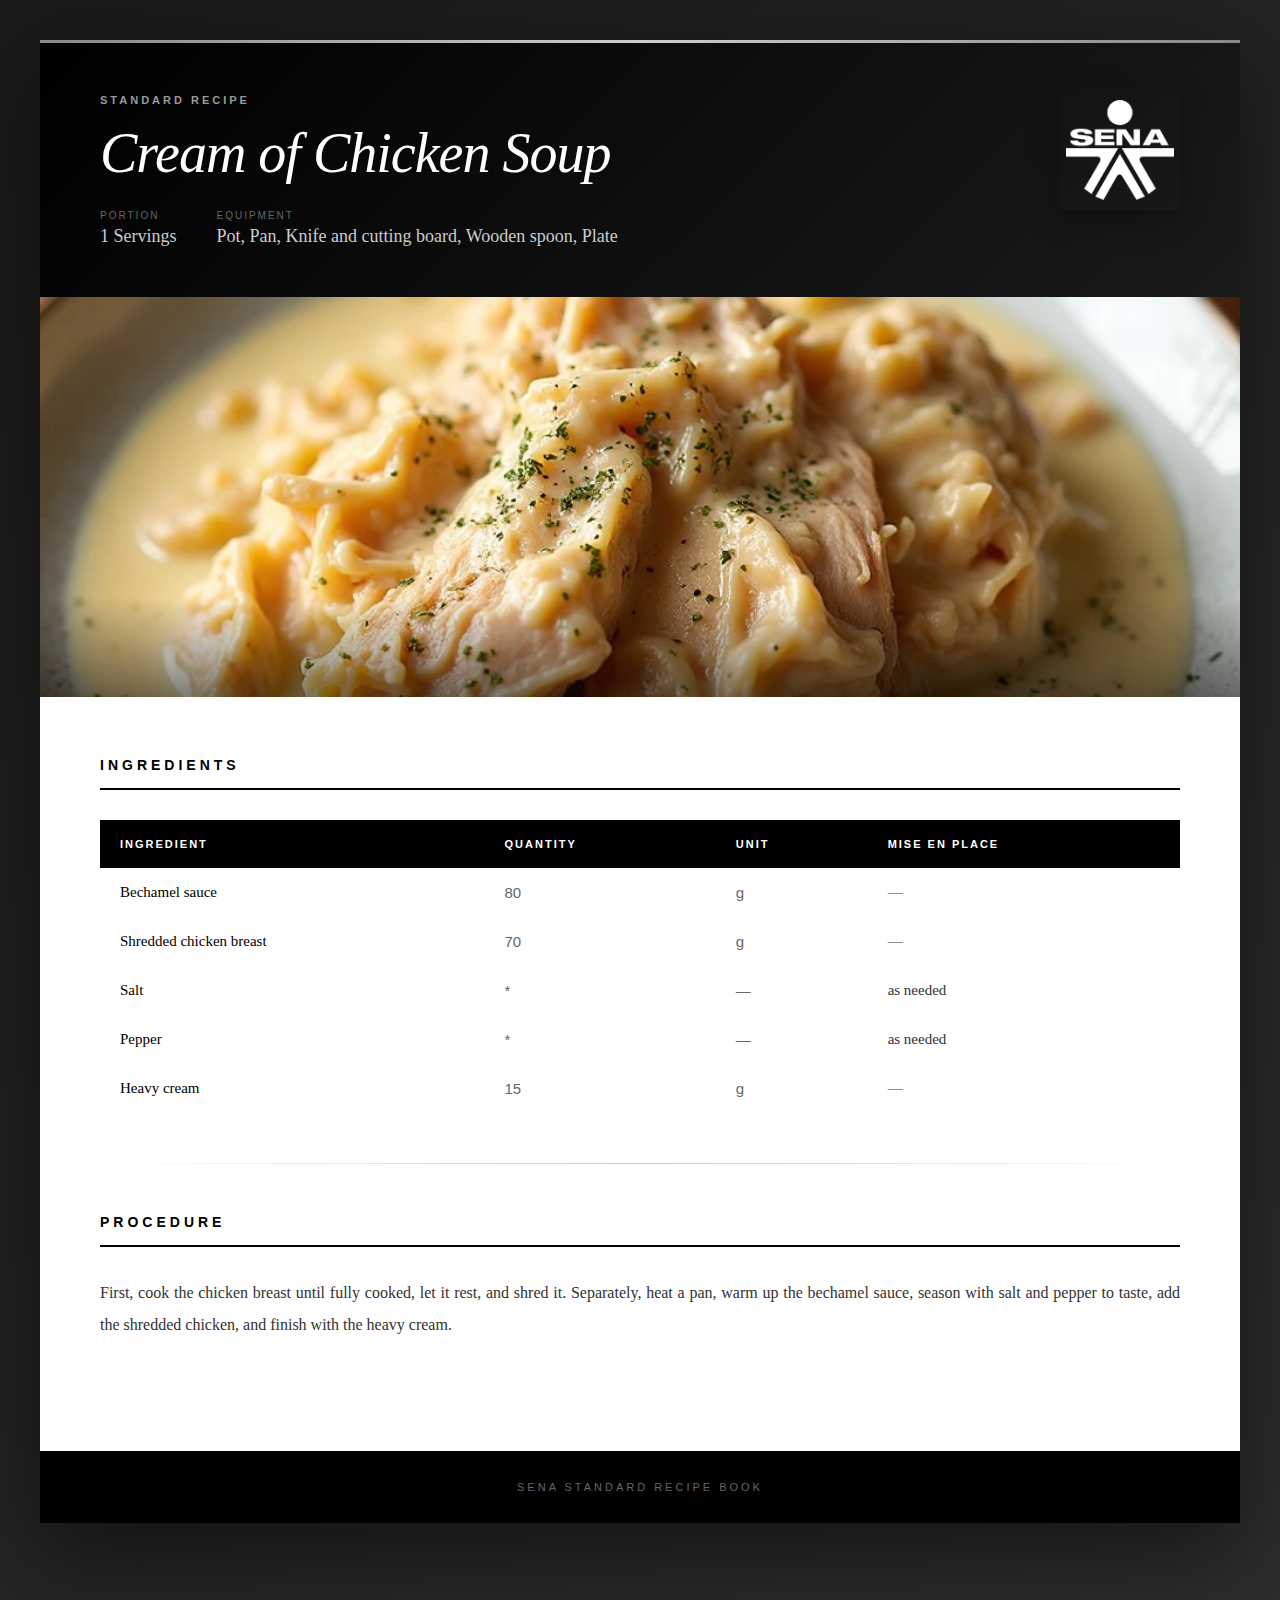
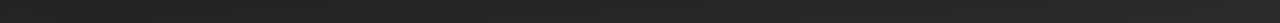
<file: crema_pollo.html>
<!DOCTYPE html>
<html lang="en">
<head>
    <meta charset="UTF-8">
    <meta name="viewport" content="width=device-width, initial-scale=1.0">
    <title>Papaya Sweet</title>
</head>
<style>
        * {
            margin: 0;
            padding: 0;
            box-sizing: border-box;
        }
        
        body {
            font-family: 'Georgia', 'Times New Roman', serif;
            background: linear-gradient(135deg, #1a1a1a 0%, #2d2d2d 100%);
            min-height: 100vh;
            padding: 40px 20px;
        }
        
        .recipe-card {
            max-width: 1200px;
            margin: 0 auto 60px auto;
            background: white;
            border-radius: 0;
            overflow: hidden;
            box-shadow: 0 30px 90px rgba(0,0,0,0.5);
        }
        
        /* Header */
        .header {
            background: linear-gradient(135deg, #000000 0%, #1a1a1a 100%);
            padding: 50px 60px;
            position: relative;
            overflow: hidden;
        }
        
        .header::before {
            content: '';
            position: absolute;
            top: 0;
            left: 0;
            right: 0;
            height: 3px;
            background: linear-gradient(90deg, #888 0%, #ccc 50%, #888 100%);
        }
        
        .header-content {
            display: flex;
            justify-content: space-between;
            align-items: flex-start;
        }
        
        .title-section {
            flex: 1;
        }
        
        .recipe-type {
            display: inline-block;
            font-family: 'Arial', sans-serif;
            font-size: 11px;
            letter-spacing: 3px;
            text-transform: uppercase;
            color: #999;
            margin-bottom: 15px;
            font-weight: 600;
        }
        
        .recipe-title {
            font-size: 56px;
            color: white;
            font-weight: 300;
            letter-spacing: -1px;
            margin-bottom: 20px;
            font-style: italic;
        }
        
        .recipe-meta {
            display: flex;
            gap: 40px;
            margin-top: 25px;
        }
        
        .meta-item {
            display: flex;
            flex-direction: column;
            gap: 5px;
        }
        
        .meta-label {
            font-family: 'Arial', sans-serif;
            font-size: 10px;
            text-transform: uppercase;
            letter-spacing: 2px;
            color: #666;
        }
        
        .meta-value {
            font-size: 18px;
            color: #ccc;
            font-weight: 300;
        }
        
        .logo-section {
            width: 120px;
            height: 120px;
            border-radius: 0;
            display: flex;
            align-items: center;
            justify-content: center;
            box-shadow: 0 10px 30px rgba(0,0,0,0.3);
        }
        
        .logo-section img {
            width: 90%;
            height: 90%;
            object-fit: contain;
        }
        
        /* Image Section */
        .image-section {
            position: relative;
            height: 400px;
            background: #f5f5f5;
            overflow: hidden;
        }
        
        .image-section::before {
            content: '';
            position: absolute;
            bottom: 0;
            left: 0;
            right: 0;
            height: 100px;
            background: linear-gradient(to top, rgba(0,0,0,0.5), transparent);
            z-index: 1;
        }
        
        .image-placeholder {
            width: 100%;
            height: 100%;
            display: flex;
            align-items: center;
            justify-content: center;
            background: linear-gradient(135deg, #e0e0e0 0%, #f5f5f5 100%);
        }
        
        .image-placeholder img {
            width: 100%;
            height: 100%;
            object-fit: cover;
        }
        
        /* Content */
        .content {
            padding: 60px;
        }
        
        .section {
            margin-bottom: 50px;
        }
        
        .section-title {
            font-size: 14px;
            text-transform: uppercase;
            letter-spacing: 4px;
            color: #000;
            margin-bottom: 30px;
            padding-bottom: 15px;
            border-bottom: 2px solid #000;
            font-weight: 600;
            font-family: 'Arial', sans-serif;
        }
        
        /* Ingredients Table */
        .ingredients-table {
            width: 100%;
            border-collapse: separate;
            border-spacing: 0;
        }
        
        .ingredients-table thead {
            background: #000;
        }
        
        .ingredients-table th {
            padding: 18px 20px;
            text-align: left;
            font-family: 'Arial', sans-serif;
            font-size: 11px;
            text-transform: uppercase;
            letter-spacing: 2px;
            color: white;
            font-weight: 600;
        }
        
        .ingredients-table tbody tr {
            border-bottom: 1px solid #e0e0e0;
            transition: background 0.3s ease;
        }
        
        .ingredients-table tbody tr:hover {
            background: #f9f9f9;
        }
        
        .ingredients-table tbody tr:last-child {
            border-bottom: 2px solid #000;
        }
        
        .ingredients-table td {
            padding: 16px 20px;
            font-size: 15px;
            color: #333;
        }
        
        .ingredients-table td:first-child {
            font-weight: 500;
            color: #000;
        }
        
        .ingredients-table td:nth-child(2),
        .ingredients-table td:nth-child(3) {
            font-family: 'Arial', sans-serif;
            color: #666;
        }
        
        /* Procedure */
        .procedure-content {
            font-size: 16px;
            line-height: 2;
            color: #333;
            text-align: justify;
        }
        
        /* Techniques Section */
        .techniques-grid {
            display: grid;
            grid-template-columns: repeat(2, 1fr);
            gap: 0;
            border: 2px solid #000;
        }
        
        .technique-item {
            padding: 25px;
            border: 1px solid #e0e0e0;
            background: white;
        }
        
        .technique-item:nth-child(odd) {
            background: #fafafa;
        }
        
        .technique-label {
            font-family: 'Arial', sans-serif;
            font-size: 10px;
            text-transform: uppercase;
            letter-spacing: 2px;
            color: #999;
            margin-bottom: 8px;
        }
        
        .technique-name {
            font-size: 18px;
            color: #000;
            font-weight: 500;
        }
        
        /* Footer */
        .footer {
            background: #000;
            padding: 30px 60px;
            text-align: center;
        }
        
        .footer-text {
            font-family: 'Arial', sans-serif;
            font-size: 11px;
            text-transform: uppercase;
            letter-spacing: 3px;
            color: #666;
        }
        
        .divider {
            height: 1px;
            background: linear-gradient(90deg, transparent 0%, #ccc 50%, transparent 100%);
            margin: 50px 0;
        }
        
        @media (max-width: 768px) {
            .header {
                padding: 30px;
            }
            
            .header-content {
                flex-direction: column;
                gap: 30px;
            }
            
            .recipe-title {
                font-size: 36px;
            }
            
            .content {
                padding: 30px;
            }
            
            .techniques-grid {
                grid-template-columns: 1fr;
            }
            
            .logo-section {
                width: 80px;
                height: 80px;
            }
        }
    </style>
<body>
    
    <!-- RECIPE 5: PAPAYA SWEET -->
    <div class="recipe-card">
        <div class="header">
            <div class="header-content">
                <div class="title-section">
                    <div class="recipe-type">Standard Recipe</div>
                    <h1 class="recipe-title">Cream of Chicken Soup</h1>
                    <div class="recipe-meta">
                        <div class="meta-item">
                            <span class="meta-label">Portion</span>
                            <span class="meta-value">1 Servings</span>
                        </div>
                        <div class="meta-item">
                            <span class="meta-label">Equipment</span>
                            <span class="meta-value">Pot, Pan, Knife and cutting board, Wooden spoon, Plate</span>
                        </div>
                    </div>
                </div>
                <div class="logo-section">
                    <img src="logoblanco.png" alt="SENA">
                </div>
            </div>
        </div>
        
        <div class="image-section">
            <div class="image-placeholder">
                <img src="img/crema_de_pollo.jpeg" alt="dulce de papaya">
            </div>
        </div>
        
        <div class="content">
            <div class="section">
                <h2 class="section-title">Ingredients</h2>
                <table class="ingredients-table">
                    <thead>
                        <tr>
                            <th>Ingredient</th>
                            <th>Quantity</th>
                            <th>Unit</th>
                            <th>Mise en Place</th>
                        </tr>
                    </thead>
                    <tbody>
                        <tr>
                            <td>Bechamel sauce</td>
                            <td>80</td>
                            <td>g</td>
                            <td>—</td>
                        </tr>
                        <tr>
                            <td>Shredded chicken breast</td>
                            <td>70</td>
                            <td>g</td>
                            <td>—</td>
                        </tr>
                        <tr>
                            <td>Salt</td>
                            <td>*</td>
                            <td>—</td>
                            <td>as needed</td>
                        </tr>
                        <tr>
                            <td>Pepper</td>
                            <td>*</td>
                            <td>—</td>
                            <td>as needed</td>
                        </tr>
                        <tr>
                            <td>Heavy cream</td>
                            <td>15</td>
                            <td>g</td>
                            <td>—</td>
                        </tr>
                        
                    </tbody>
                </table>
            </div>
            
            <div class="divider"></div>
            
            <div class="section">
                <h2 class="section-title">Procedure</h2>
                <div class="procedure-content">
                    First, cook the chicken breast until fully cooked, let it rest, and shred it.
                    Separately, heat a pan, warm up the bechamel sauce, season with salt and pepper to taste, add the shredded chicken, and finish with the heavy cream.                </div>
            </div>
        </div>
        
        <div class="footer">
            <div class="footer-text">SENA Standard Recipe Book</div>
        </div>
    </div>
</body>
</html>
</file>
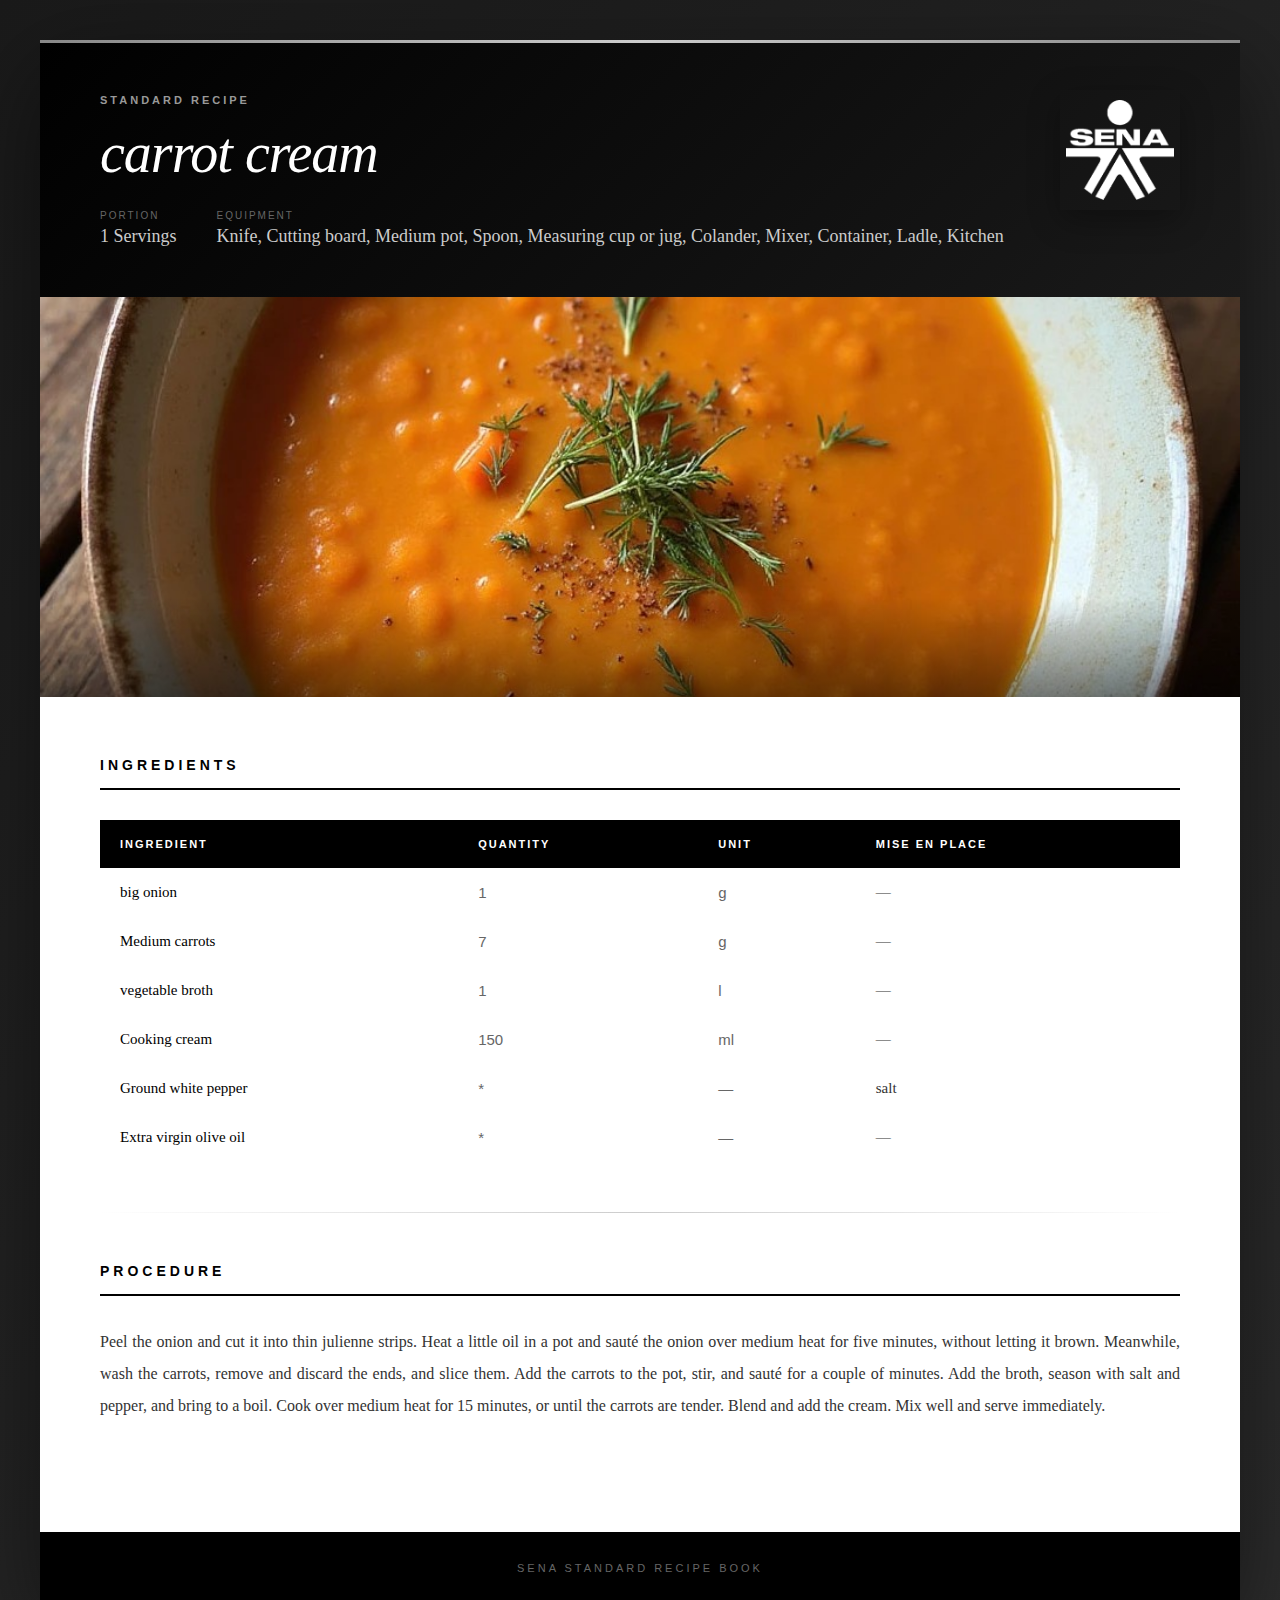
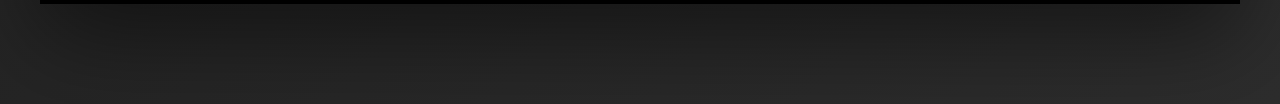
<file: crema_zanahoria.html>
<!DOCTYPE html>
<html lang="en">

<head>
    <meta charset="UTF-8">
    <meta name="viewport" content="width=device-width, initial-scale=1.0">
    <title>carrot cream</title>
</head>
<style>
    * {
        margin: 0;
        padding: 0;
        box-sizing: border-box;
    }

    body {
        font-family: 'Georgia', 'Times New Roman', serif;
        background: linear-gradient(135deg, #1a1a1a 0%, #2d2d2d 100%);
        min-height: 100vh;
        padding: 40px 20px;
    }

    .recipe-card {
        max-width: 1200px;
        margin: 0 auto 60px auto;
        background: white;
        border-radius: 0;
        overflow: hidden;
        box-shadow: 0 30px 90px rgba(0, 0, 0, 0.5);
    }

    /* Header */
    .header {
        background: linear-gradient(135deg, #000000 0%, #1a1a1a 100%);
        padding: 50px 60px;
        position: relative;
        overflow: hidden;
    }

    .header::before {
        content: '';
        position: absolute;
        top: 0;
        left: 0;
        right: 0;
        height: 3px;
        background: linear-gradient(90deg, #888 0%, #ccc 50%, #888 100%);
    }

    .header-content {
        display: flex;
        justify-content: space-between;
        align-items: flex-start;
    }

    .title-section {
        flex: 1;
    }

    .recipe-type {
        display: inline-block;
        font-family: 'Arial', sans-serif;
        font-size: 11px;
        letter-spacing: 3px;
        text-transform: uppercase;
        color: #999;
        margin-bottom: 15px;
        font-weight: 600;
    }

    .recipe-title {
        font-size: 56px;
        color: white;
        font-weight: 300;
        letter-spacing: -1px;
        margin-bottom: 20px;
        font-style: italic;
    }

    .recipe-meta {
        display: flex;
        gap: 40px;
        margin-top: 25px;
    }

    .meta-item {
        display: flex;
        flex-direction: column;
        gap: 5px;
    }

    .meta-label {
        font-family: 'Arial', sans-serif;
        font-size: 10px;
        text-transform: uppercase;
        letter-spacing: 2px;
        color: #666;
    }

    .meta-value {
        font-size: 18px;
        color: #ccc;
        font-weight: 300;
    }

    .logo-section {
        width: 120px;
        height: 120px;
        border-radius: 0;
        display: flex;
        align-items: center;
        justify-content: center;
        box-shadow: 0 10px 30px rgba(0, 0, 0, 0.3);
    }

    .logo-section img {
        width: 90%;
        height: 90%;
        object-fit: contain;
    }

    /* Image Section */
    .image-section {
        position: relative;
        height: 400px;
        background: #f5f5f5;
        overflow: hidden;
    }

    .image-section::before {
        content: '';
        position: absolute;
        bottom: 0;
        left: 0;
        right: 0;
        height: 100px;
        background: linear-gradient(to top, rgba(0, 0, 0, 0.5), transparent);
        z-index: 1;
    }

    .image-placeholder {
        width: 100%;
        height: 100%;
        display: flex;
        align-items: center;
        justify-content: center;
        background: linear-gradient(135deg, #e0e0e0 0%, #f5f5f5 100%);
    }

    .image-placeholder img {
        width: 100%;
        height: 100%;
        object-fit: cover;
    }

    /* Content */
    .content {
        padding: 60px;
    }

    .section {
        margin-bottom: 50px;
    }

    .section-title {
        font-size: 14px;
        text-transform: uppercase;
        letter-spacing: 4px;
        color: #000;
        margin-bottom: 30px;
        padding-bottom: 15px;
        border-bottom: 2px solid #000;
        font-weight: 600;
        font-family: 'Arial', sans-serif;
    }

    /* Ingredients Table */
    .ingredients-table {
        width: 100%;
        border-collapse: separate;
        border-spacing: 0;
    }

    .ingredients-table thead {
        background: #000;
    }

    .ingredients-table th {
        padding: 18px 20px;
        text-align: left;
        font-family: 'Arial', sans-serif;
        font-size: 11px;
        text-transform: uppercase;
        letter-spacing: 2px;
        color: white;
        font-weight: 600;
    }

    .ingredients-table tbody tr {
        border-bottom: 1px solid #e0e0e0;
        transition: background 0.3s ease;
    }

    .ingredients-table tbody tr:hover {
        background: #f9f9f9;
    }

    .ingredients-table tbody tr:last-child {
        border-bottom: 2px solid #000;
    }

    .ingredients-table td {
        padding: 16px 20px;
        font-size: 15px;
        color: #333;
    }

    .ingredients-table td:first-child {
        font-weight: 500;
        color: #000;
    }

    .ingredients-table td:nth-child(2),
    .ingredients-table td:nth-child(3) {
        font-family: 'Arial', sans-serif;
        color: #666;
    }

    /* Procedure */
    .procedure-content {
        font-size: 16px;
        line-height: 2;
        color: #333;
        text-align: justify;
    }

    /* Techniques Section */
    .techniques-grid {
        display: grid;
        grid-template-columns: repeat(2, 1fr);
        gap: 0;
        border: 2px solid #000;
    }

    .technique-item {
        padding: 25px;
        border: 1px solid #e0e0e0;
        background: white;
    }

    .technique-item:nth-child(odd) {
        background: #fafafa;
    }

    .technique-label {
        font-family: 'Arial', sans-serif;
        font-size: 10px;
        text-transform: uppercase;
        letter-spacing: 2px;
        color: #999;
        margin-bottom: 8px;
    }

    .technique-name {
        font-size: 18px;
        color: #000;
        font-weight: 500;
    }

    /* Footer */
    .footer {
        background: #000;
        padding: 30px 60px;
        text-align: center;
    }

    .footer-text {
        font-family: 'Arial', sans-serif;
        font-size: 11px;
        text-transform: uppercase;
        letter-spacing: 3px;
        color: #666;
    }

    .divider {
        height: 1px;
        background: linear-gradient(90deg, transparent 0%, #ccc 50%, transparent 100%);
        margin: 50px 0;
    }

    @media (max-width: 768px) {
        .header {
            padding: 30px;
        }

        .header-content {
            flex-direction: column;
            gap: 30px;
        }

        .recipe-title {
            font-size: 36px;
        }

        .content {
            padding: 30px;
        }

        .techniques-grid {
            grid-template-columns: 1fr;
        }

        .logo-section {
            width: 80px;
            height: 80px;
        }
    }
</style>

<body>

    <!-- RECIPE 5: PAPAYA SWEET -->
    <div class="recipe-card">
        <div class="header">
            <div class="header-content">
                <div class="title-section">
                    <div class="recipe-type">Standard Recipe</div>
                    <h1 class="recipe-title">carrot cream</h1>
                    <div class="recipe-meta">
                        <div class="meta-item">
                            <span class="meta-label">Portion</span>
                            <span class="meta-value">1 Servings</span>
                        </div>
                        <div class="meta-item">
                            <span class="meta-label">Equipment</span>
                            <span class="meta-value">Knife, Cutting board, Medium pot, Spoon, Measuring cup or jug, Colander, Mixer, Container, Ladle, Kitchen</span>
                        </div>
                    </div>
                </div>
                <div class="logo-section">
                    <img src="logoblanco.png" alt="SENA">
                </div>
            </div>
        </div>

        <div class="image-section">
            <div class="image-placeholder">
                <img src="img/crema_zanahoria.jpeg" alt="crema de zanahoria">
            </div>
        </div>

        <div class="content">
            <div class="section">
                <h2 class="section-title">Ingredients</h2>
                <table class="ingredients-table">
                    <thead>
                        <tr>
                            <th>Ingredient</th>
                            <th>Quantity</th>
                            <th>Unit</th>
                            <th>Mise en Place</th>
                        </tr>
                    </thead>
                    <tbody>
                        <tr>
                            <td>big onion</td>
                            <td>1</td>
                            <td>g</td>
                            <td>—</td>
                        </tr>
                        <tr>
                            <td>
                                Medium carrots</td>
                            <td>7</td>
                            <td>g</td>
                            <td>—</td>
                        </tr>
                        <tr>
                            <td>
vegetable broth</td>
                            <td>1</td>
                            <td>l</td>
                            <td>—</td>
                        </tr>
                        <tr>
                            <td>
Cooking cream</td>
                            <td>150</td>
                            <td>ml</td>
                            <td>—</td>
                        </tr>
                        <tr>
                            <td>Ground white pepper</td>
                            <td>*</td>
                            <td>—</td>
                            <td>salt</td>
                        </tr>
                        <tr>
                            <td>Extra virgin olive oil</td>
                            <td>*</td>
                            <td>—</td>
                            <td>—</td>
                        </tr>


                    </tbody>
                </table>
            </div>

            <div class="divider"></div>

            <div class="section">
                <h2 class="section-title">Procedure</h2>
                <div class="procedure-content">
                    Peel the onion and cut it into thin julienne strips. Heat a little oil in a pot and sauté the onion
                    over medium heat for five minutes, without letting it brown. Meanwhile, wash the carrots, remove and
                    discard the ends, and slice them.
                    Add the carrots to the pot, stir, and sauté for a couple of minutes. Add the broth, season with salt
                    and pepper, and bring to a boil. Cook over medium heat for 15 minutes, or until the carrots are
                    tender. Blend and add the cream. Mix well and serve immediately. </div>
            </div>
        </div>

        <div class="footer">
            <div class="footer-text">SENA Standard Recipe Book</div>
        </div>
    </div>
</body>

</html>
</file>
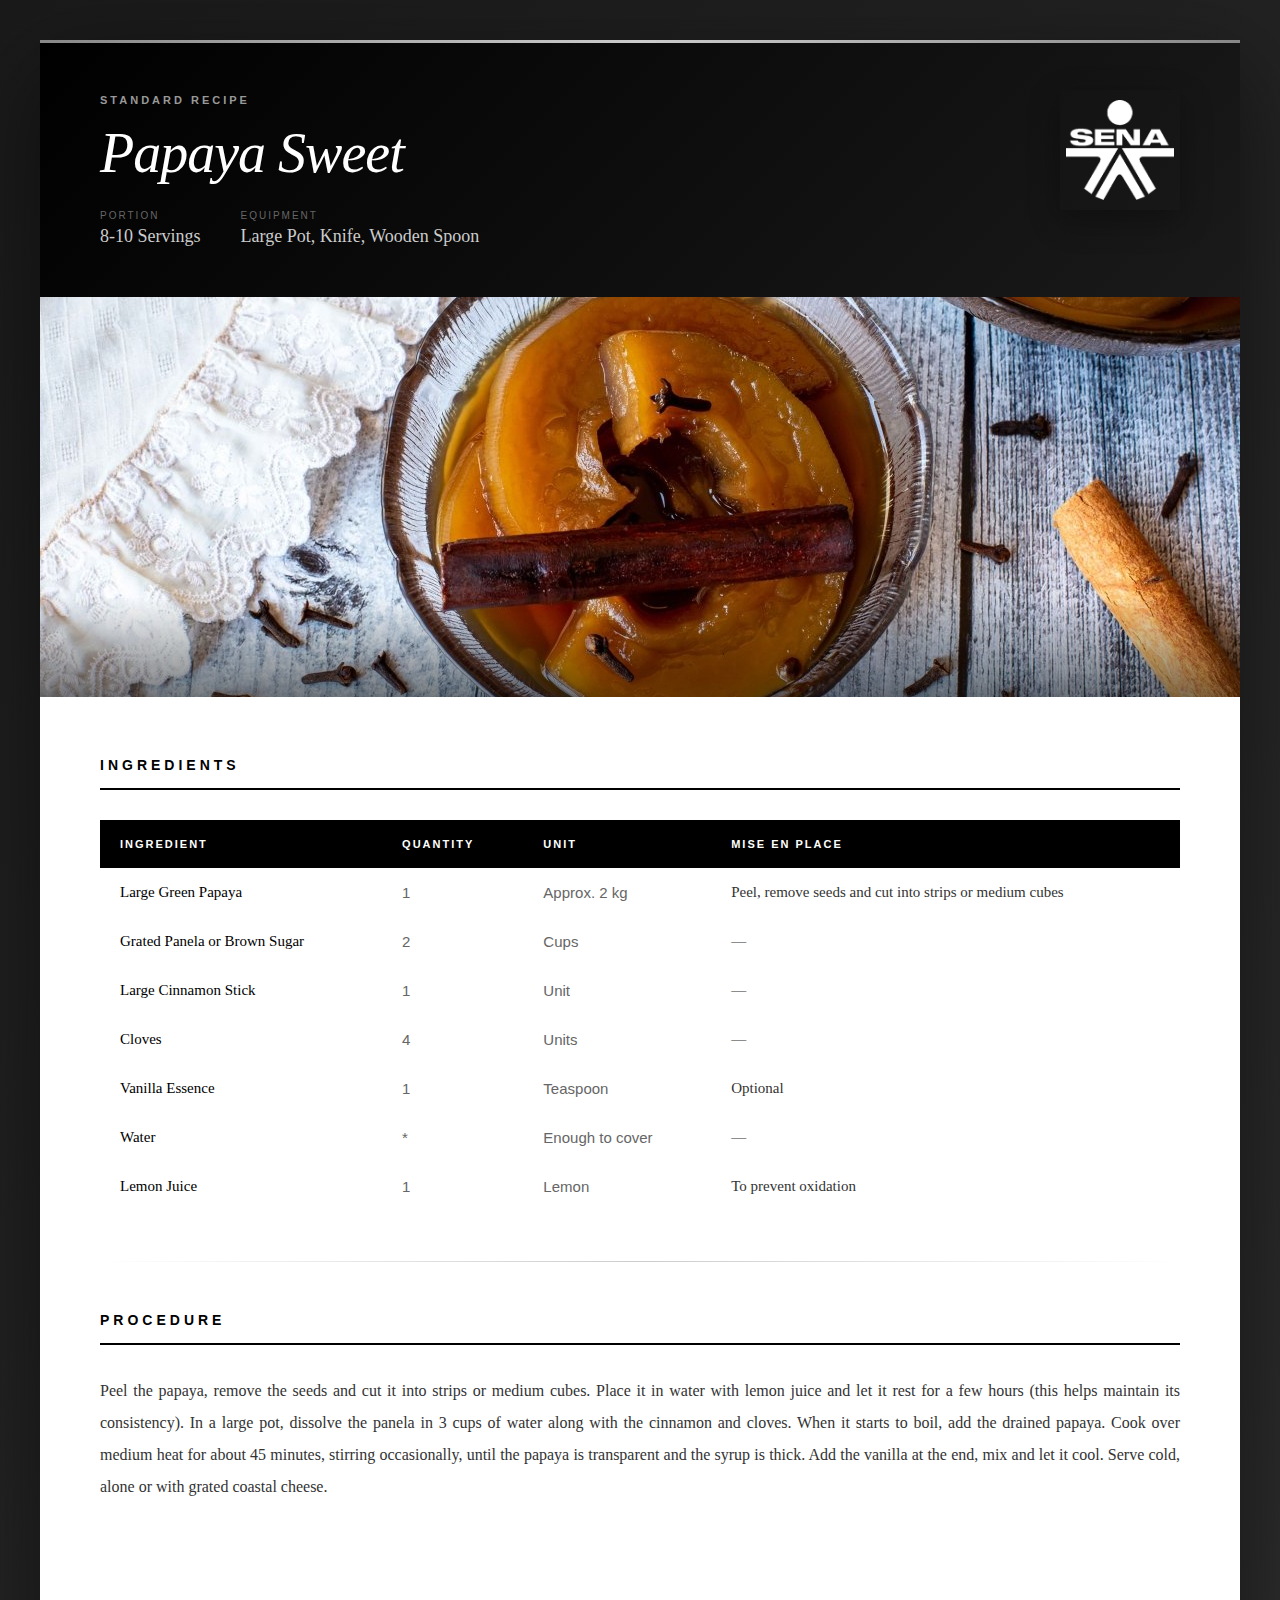
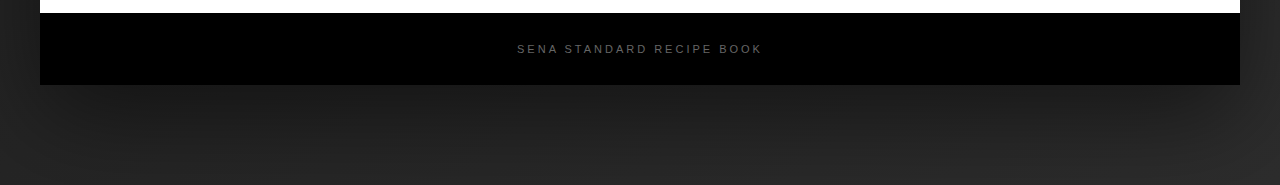
<file: dulce_papaya.html>
<!DOCTYPE html>
<html lang="en">
<head>
    <meta charset="UTF-8">
    <meta name="viewport" content="width=device-width, initial-scale=1.0">
    <title>Papaya Sweet</title>
</head>
<style>
        * {
            margin: 0;
            padding: 0;
            box-sizing: border-box;
        }
        
        body {
            font-family: 'Georgia', 'Times New Roman', serif;
            background: linear-gradient(135deg, #1a1a1a 0%, #2d2d2d 100%);
            min-height: 100vh;
            padding: 40px 20px;
        }
        
        .recipe-card {
            max-width: 1200px;
            margin: 0 auto 60px auto;
            background: white;
            border-radius: 0;
            overflow: hidden;
            box-shadow: 0 30px 90px rgba(0,0,0,0.5);
        }
        
        /* Header */
        .header {
            background: linear-gradient(135deg, #000000 0%, #1a1a1a 100%);
            padding: 50px 60px;
            position: relative;
            overflow: hidden;
        }
        
        .header::before {
            content: '';
            position: absolute;
            top: 0;
            left: 0;
            right: 0;
            height: 3px;
            background: linear-gradient(90deg, #888 0%, #ccc 50%, #888 100%);
        }
        
        .header-content {
            display: flex;
            justify-content: space-between;
            align-items: flex-start;
        }
        
        .title-section {
            flex: 1;
        }
        
        .recipe-type {
            display: inline-block;
            font-family: 'Arial', sans-serif;
            font-size: 11px;
            letter-spacing: 3px;
            text-transform: uppercase;
            color: #999;
            margin-bottom: 15px;
            font-weight: 600;
        }
        
        .recipe-title {
            font-size: 56px;
            color: white;
            font-weight: 300;
            letter-spacing: -1px;
            margin-bottom: 20px;
            font-style: italic;
        }
        
        .recipe-meta {
            display: flex;
            gap: 40px;
            margin-top: 25px;
        }
        
        .meta-item {
            display: flex;
            flex-direction: column;
            gap: 5px;
        }
        
        .meta-label {
            font-family: 'Arial', sans-serif;
            font-size: 10px;
            text-transform: uppercase;
            letter-spacing: 2px;
            color: #666;
        }
        
        .meta-value {
            font-size: 18px;
            color: #ccc;
            font-weight: 300;
        }
        
        .logo-section {
            width: 120px;
            height: 120px;
            border-radius: 0;
            display: flex;
            align-items: center;
            justify-content: center;
            box-shadow: 0 10px 30px rgba(0,0,0,0.3);
        }
        
        .logo-section img {
            width: 90%;
            height: 90%;
            object-fit: contain;
        }
        
        /* Image Section */
        .image-section {
            position: relative;
            height: 400px;
            background: #f5f5f5;
            overflow: hidden;
        }
        
        .image-section::before {
            content: '';
            position: absolute;
            bottom: 0;
            left: 0;
            right: 0;
            height: 100px;
            background: linear-gradient(to top, rgba(0,0,0,0.5), transparent);
            z-index: 1;
        }
        
        .image-placeholder {
            width: 100%;
            height: 100%;
            display: flex;
            align-items: center;
            justify-content: center;
            background: linear-gradient(135deg, #e0e0e0 0%, #f5f5f5 100%);
        }
        
        .image-placeholder img {
            width: 100%;
            height: 100%;
            object-fit: cover;
        }
        
        /* Content */
        .content {
            padding: 60px;
        }
        
        .section {
            margin-bottom: 50px;
        }
        
        .section-title {
            font-size: 14px;
            text-transform: uppercase;
            letter-spacing: 4px;
            color: #000;
            margin-bottom: 30px;
            padding-bottom: 15px;
            border-bottom: 2px solid #000;
            font-weight: 600;
            font-family: 'Arial', sans-serif;
        }
        
        /* Ingredients Table */
        .ingredients-table {
            width: 100%;
            border-collapse: separate;
            border-spacing: 0;
        }
        
        .ingredients-table thead {
            background: #000;
        }
        
        .ingredients-table th {
            padding: 18px 20px;
            text-align: left;
            font-family: 'Arial', sans-serif;
            font-size: 11px;
            text-transform: uppercase;
            letter-spacing: 2px;
            color: white;
            font-weight: 600;
        }
        
        .ingredients-table tbody tr {
            border-bottom: 1px solid #e0e0e0;
            transition: background 0.3s ease;
        }
        
        .ingredients-table tbody tr:hover {
            background: #f9f9f9;
        }
        
        .ingredients-table tbody tr:last-child {
            border-bottom: 2px solid #000;
        }
        
        .ingredients-table td {
            padding: 16px 20px;
            font-size: 15px;
            color: #333;
        }
        
        .ingredients-table td:first-child {
            font-weight: 500;
            color: #000;
        }
        
        .ingredients-table td:nth-child(2),
        .ingredients-table td:nth-child(3) {
            font-family: 'Arial', sans-serif;
            color: #666;
        }
        
        /* Procedure */
        .procedure-content {
            font-size: 16px;
            line-height: 2;
            color: #333;
            text-align: justify;
        }
        
        /* Techniques Section */
        .techniques-grid {
            display: grid;
            grid-template-columns: repeat(2, 1fr);
            gap: 0;
            border: 2px solid #000;
        }
        
        .technique-item {
            padding: 25px;
            border: 1px solid #e0e0e0;
            background: white;
        }
        
        .technique-item:nth-child(odd) {
            background: #fafafa;
        }
        
        .technique-label {
            font-family: 'Arial', sans-serif;
            font-size: 10px;
            text-transform: uppercase;
            letter-spacing: 2px;
            color: #999;
            margin-bottom: 8px;
        }
        
        .technique-name {
            font-size: 18px;
            color: #000;
            font-weight: 500;
        }
        
        /* Footer */
        .footer {
            background: #000;
            padding: 30px 60px;
            text-align: center;
        }
        
        .footer-text {
            font-family: 'Arial', sans-serif;
            font-size: 11px;
            text-transform: uppercase;
            letter-spacing: 3px;
            color: #666;
        }
        
        .divider {
            height: 1px;
            background: linear-gradient(90deg, transparent 0%, #ccc 50%, transparent 100%);
            margin: 50px 0;
        }
        
        @media (max-width: 768px) {
            .header {
                padding: 30px;
            }
            
            .header-content {
                flex-direction: column;
                gap: 30px;
            }
            
            .recipe-title {
                font-size: 36px;
            }
            
            .content {
                padding: 30px;
            }
            
            .techniques-grid {
                grid-template-columns: 1fr;
            }
            
            .logo-section {
                width: 80px;
                height: 80px;
            }
        }
    </style>
<body>
    
    <!-- RECIPE 5: PAPAYA SWEET -->
    <div class="recipe-card">
        <div class="header">
            <div class="header-content">
                <div class="title-section">
                    <div class="recipe-type">Standard Recipe</div>
                    <h1 class="recipe-title">Papaya Sweet</h1>
                    <div class="recipe-meta">
                        <div class="meta-item">
                            <span class="meta-label">Portion</span>
                            <span class="meta-value">8-10 Servings</span>
                        </div>
                        <div class="meta-item">
                            <span class="meta-label">Equipment</span>
                            <span class="meta-value">Large Pot, Knife, Wooden Spoon</span>
                        </div>
                    </div>
                </div>
                <div class="logo-section">
                    <img src="logoblanco.png" alt="SENA">
                </div>
            </div>
        </div>
        
        <div class="image-section">
            <div class="image-placeholder">
                <img src="img/dulce_papaya2.jpeg" alt="dulce de papaya">
            </div>
        </div>
        
        <div class="content">
            <div class="section">
                <h2 class="section-title">Ingredients</h2>
                <table class="ingredients-table">
                    <thead>
                        <tr>
                            <th>Ingredient</th>
                            <th>Quantity</th>
                            <th>Unit</th>
                            <th>Mise en Place</th>
                        </tr>
                    </thead>
                    <tbody>
                        <tr>
                            <td>Large Green Papaya</td>
                            <td>1</td>
                            <td>Approx. 2 kg</td>
                            <td>Peel, remove seeds and cut into strips or medium cubes</td>
                        </tr>
                        <tr>
                            <td>Grated Panela or Brown Sugar</td>
                            <td>2</td>
                            <td>Cups</td>
                            <td>—</td>
                        </tr>
                        <tr>
                            <td>Large Cinnamon Stick</td>
                            <td>1</td>
                            <td>Unit</td>
                            <td>—</td>
                        </tr>
                        <tr>
                            <td>Cloves</td>
                            <td>4</td>
                            <td>Units</td>
                            <td>—</td>
                        </tr>
                        <tr>
                            <td>Vanilla Essence</td>
                            <td>1</td>
                            <td>Teaspoon</td>
                            <td>Optional</td>
                        </tr>
                        <tr>
                            <td>Water</td>
                            <td>*</td>
                            <td>Enough to cover</td>
                            <td>—</td>
                        </tr>
                        <tr>
                            <td>Lemon Juice</td>
                            <td>1</td>
                            <td>Lemon</td>
                            <td>To prevent oxidation</td>
                        </tr>
                    </tbody>
                </table>
            </div>
            
            <div class="divider"></div>
            
            <div class="section">
                <h2 class="section-title">Procedure</h2>
                <div class="procedure-content">
                    Peel the papaya, remove the seeds and cut it into strips or medium cubes. Place it in water with lemon juice and let it rest for a few hours (this helps maintain its consistency). In a large pot, dissolve the panela in 3 cups of water along with the cinnamon and cloves. When it starts to boil, add the drained papaya. Cook over medium heat for about 45 minutes, stirring occasionally, until the papaya is transparent and the syrup is thick. Add the vanilla at the end, mix and let it cool. Serve cold, alone or with grated coastal cheese.
                </div>
            </div>
        </div>
        
        <div class="footer">
            <div class="footer-text">SENA Standard Recipe Book</div>
        </div>
    </div>
</body>
</html>
</file>
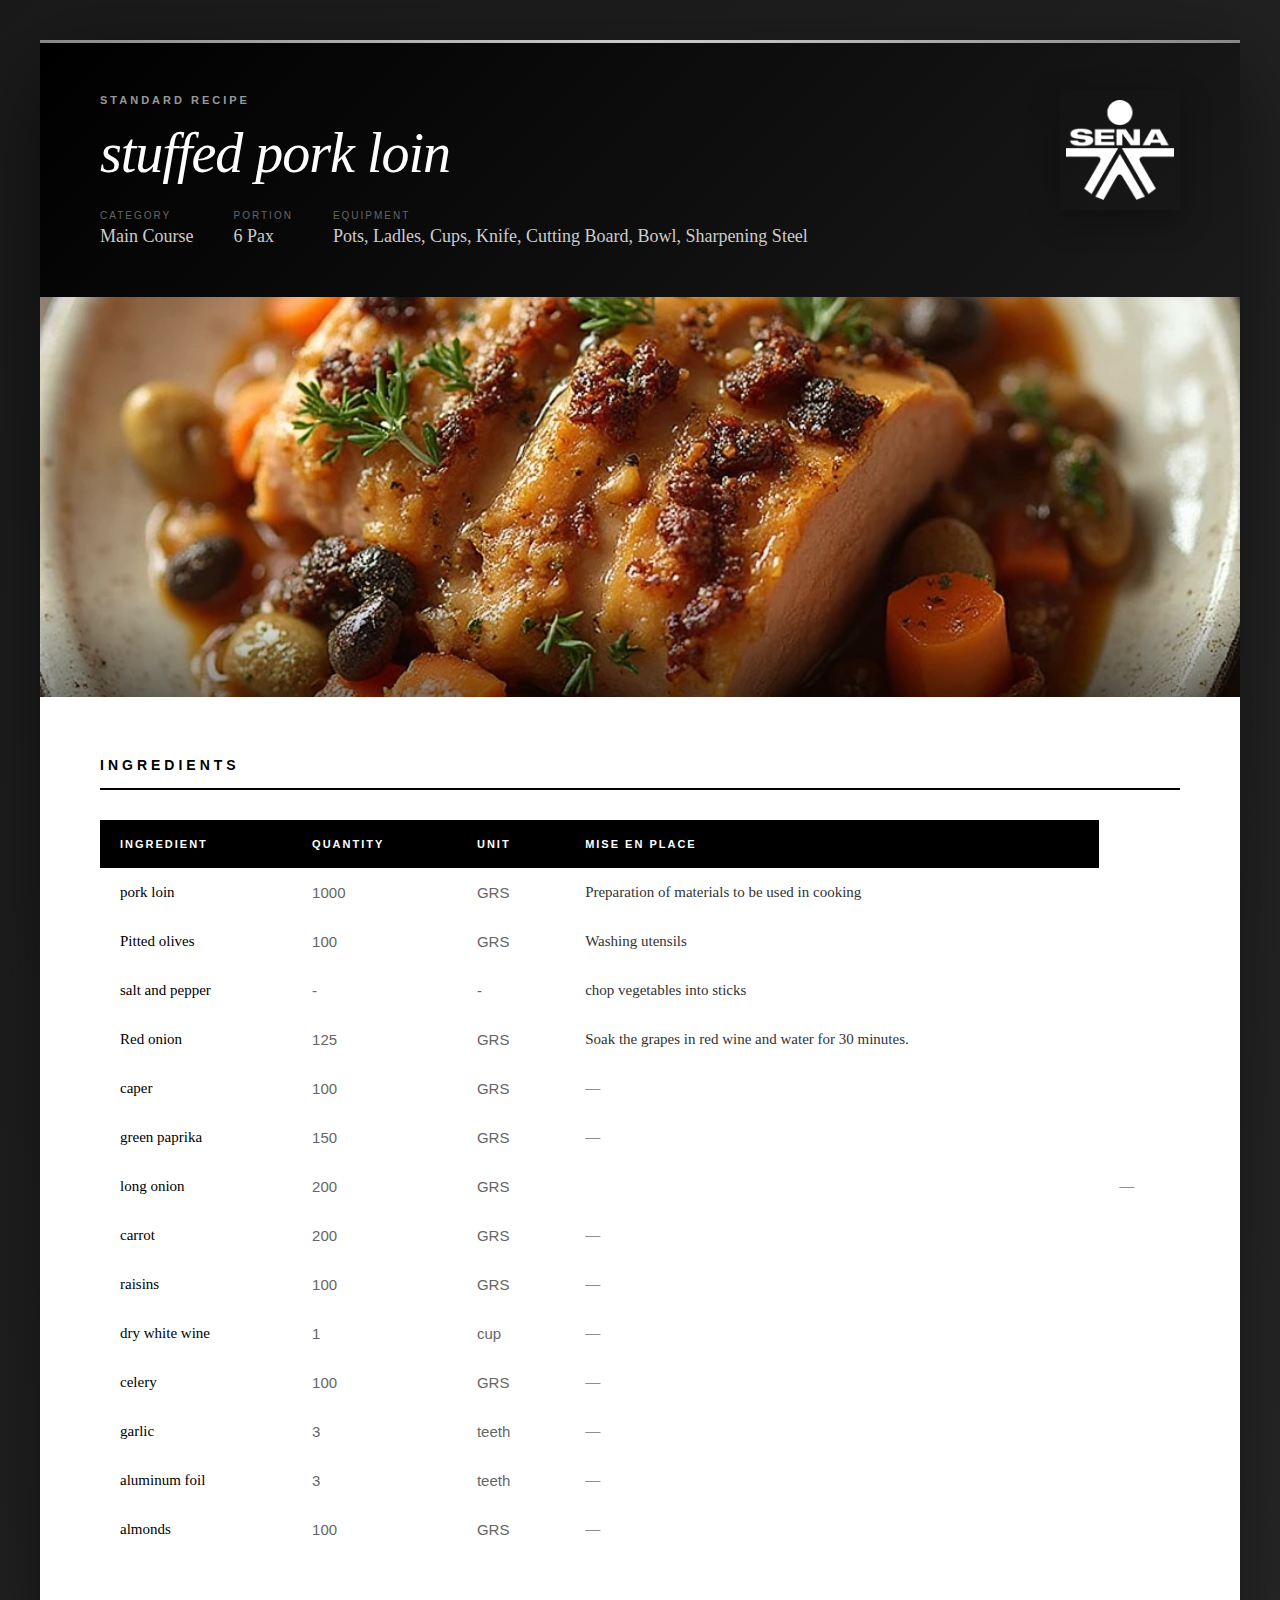
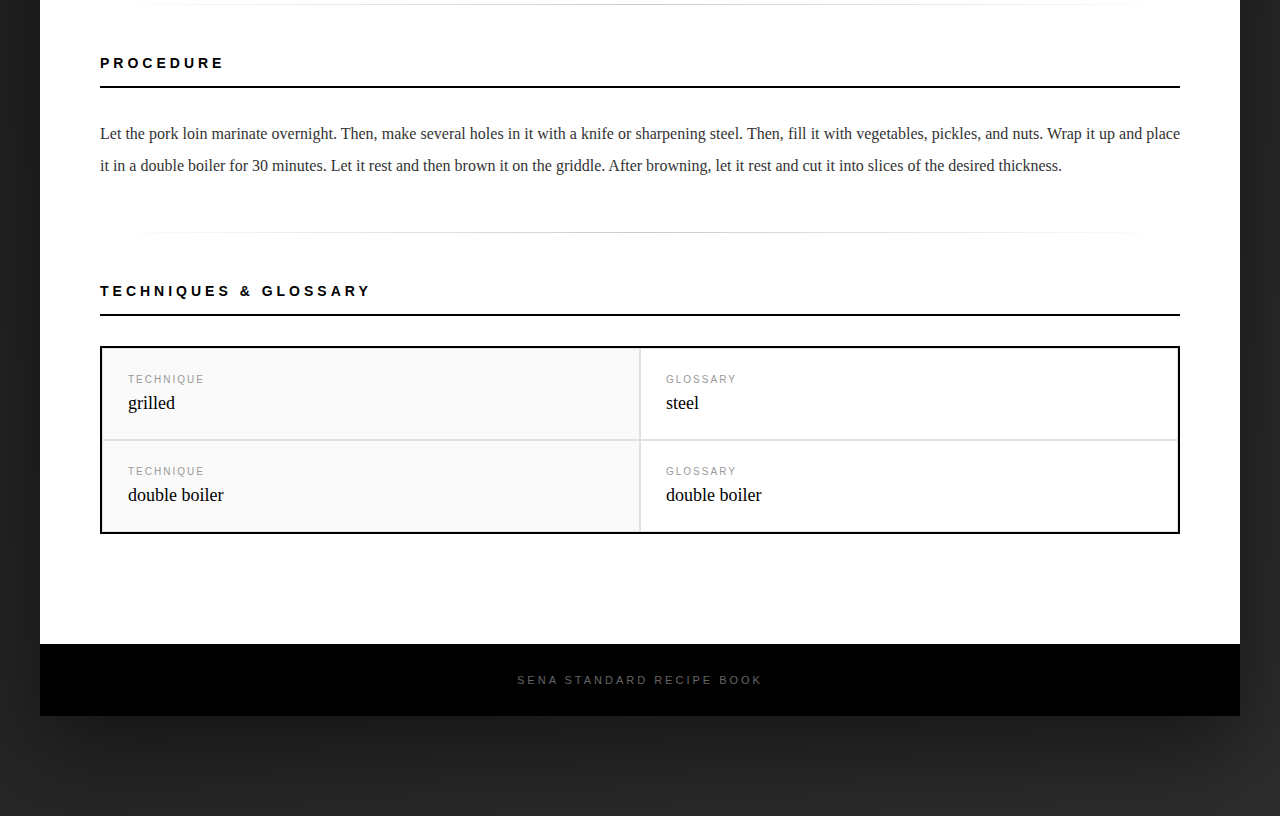
<file: lomo_relleno.html>
<!DOCTYPE html>
<html lang="en">
<head>
    <meta charset="UTF-8">
    <meta name="viewport" content="width=device-width, initial-scale=1.0">
    <title>stuffed pork loin</title>
</head>
<style>
        * {
            margin: 0;
            padding: 0;
            box-sizing: border-box;
        }
        
        body {
            font-family: 'Georgia', 'Times New Roman', serif;
            background: linear-gradient(135deg, #1a1a1a 0%, #2d2d2d 100%);
            min-height: 100vh;
            padding: 40px 20px;
        }
        
        .recipe-card {
            max-width: 1200px;
            margin: 0 auto 60px auto;
            background: white;
            border-radius: 0;
            overflow: hidden;
            box-shadow: 0 30px 90px rgba(0,0,0,0.5);
        }
        
        /* Header */
        .header {
            background: linear-gradient(135deg, #000000 0%, #1a1a1a 100%);
            padding: 50px 60px;
            position: relative;
            overflow: hidden;
        }
        
        .header::before {
            content: '';
            position: absolute;
            top: 0;
            left: 0;
            right: 0;
            height: 3px;
            background: linear-gradient(90deg, #888 0%, #ccc 50%, #888 100%);
        }
        
        .header-content {
            display: flex;
            justify-content: space-between;
            align-items: flex-start;
        }
        
        .title-section {
            flex: 1;
        }
        
        .recipe-type {
            display: inline-block;
            font-family: 'Arial', sans-serif;
            font-size: 11px;
            letter-spacing: 3px;
            text-transform: uppercase;
            color: #999;
            margin-bottom: 15px;
            font-weight: 600;
        }
        
        .recipe-title {
            font-size: 56px;
            color: white;
            font-weight: 300;
            letter-spacing: -1px;
            margin-bottom: 20px;
            font-style: italic;
        }
        
        .recipe-meta {
            display: flex;
            gap: 40px;
            margin-top: 25px;
        }
        
        .meta-item {
            display: flex;
            flex-direction: column;
            gap: 5px;
        }
        
        .meta-label {
            font-family: 'Arial', sans-serif;
            font-size: 10px;
            text-transform: uppercase;
            letter-spacing: 2px;
            color: #666;
        }
        
        .meta-value {
            font-size: 18px;
            color: #ccc;
            font-weight: 300;
        }
        
        .logo-section {
            width: 120px;
            height: 120px;
            border-radius: 0;
            display: flex;
            align-items: center;
            justify-content: center;
            box-shadow: 0 10px 30px rgba(0,0,0,0.3);
        }
        
        .logo-section img {
            width: 90%;
            height: 90%;
            object-fit: contain;
        }
        
        /* Image Section */
        .image-section {
            position: relative;
            height: 400px;
            background: #f5f5f5;
            overflow: hidden;
        }
        
        .image-section::before {
            content: '';
            position: absolute;
            bottom: 0;
            left: 0;
            right: 0;
            height: 100px;
            background: linear-gradient(to top, rgba(0,0,0,0.5), transparent);
            z-index: 1;
        }
        
        .image-placeholder {
            width: 100%;
            height: 100%;
            display: flex;
            align-items: center;
            justify-content: center;
            background: linear-gradient(135deg, #e0e0e0 0%, #f5f5f5 100%);
        }
        
        .image-placeholder img {
            width: 100%;
            height: 100%;
            object-fit: cover;
        }
        
        /* Content */
        .content {
            padding: 60px;
        }
        
        .section {
            margin-bottom: 50px;
        }
        
        .section-title {
            font-size: 14px;
            text-transform: uppercase;
            letter-spacing: 4px;
            color: #000;
            margin-bottom: 30px;
            padding-bottom: 15px;
            border-bottom: 2px solid #000;
            font-weight: 600;
            font-family: 'Arial', sans-serif;
        }
        
        /* Ingredients Table */
        .ingredients-table {
            width: 100%;
            border-collapse: separate;
            border-spacing: 0;
        }
        
        .ingredients-table thead {
            background: #000;
        }
        
        .ingredients-table th {
            padding: 18px 20px;
            text-align: left;
            font-family: 'Arial', sans-serif;
            font-size: 11px;
            text-transform: uppercase;
            letter-spacing: 2px;
            color: white;
            font-weight: 600;
        }
        
        .ingredients-table tbody tr {
            border-bottom: 1px solid #e0e0e0;
            transition: background 0.3s ease;
        }
        
        .ingredients-table tbody tr:hover {
            background: #f9f9f9;
        }
        
        .ingredients-table tbody tr:last-child {
            border-bottom: 2px solid #000;
        }
        
        .ingredients-table td {
            padding: 16px 20px;
            font-size: 15px;
            color: #333;
        }
        
        .ingredients-table td:first-child {
            font-weight: 500;
            color: #000;
        }
        
        .ingredients-table td:nth-child(2),
        .ingredients-table td:nth-child(3) {
            font-family: 'Arial', sans-serif;
            color: #666;
        }
        
        /* Procedure */
        .procedure-content {
            font-size: 16px;
            line-height: 2;
            color: #333;
            text-align: justify;
        }
        
        /* Techniques Section */
        .techniques-grid {
            display: grid;
            grid-template-columns: repeat(2, 1fr);
            gap: 0;
            border: 2px solid #000;
        }
        
        .technique-item {
            padding: 25px;
            border: 1px solid #e0e0e0;
            background: white;
        }
        
        .technique-item:nth-child(odd) {
            background: #fafafa;
        }
        
        .technique-label {
            font-family: 'Arial', sans-serif;
            font-size: 10px;
            text-transform: uppercase;
            letter-spacing: 2px;
            color: #999;
            margin-bottom: 8px;
        }
        
        .technique-name {
            font-size: 18px;
            color: #000;
            font-weight: 500;
        }
        
        /* Footer */
        .footer {
            background: #000;
            padding: 30px 60px;
            text-align: center;
        }
        
        .footer-text {
            font-family: 'Arial', sans-serif;
            font-size: 11px;
            text-transform: uppercase;
            letter-spacing: 3px;
            color: #666;
        }
        
        .divider {
            height: 1px;
            background: linear-gradient(90deg, transparent 0%, #ccc 50%, transparent 100%);
            margin: 50px 0;
        }
        
        @media (max-width: 768px) {
            .header {
                padding: 30px;
            }
            
            .header-content {
                flex-direction: column;
                gap: 30px;
            }
            
            .recipe-title {
                font-size: 36px;
            }
            
            .content {
                padding: 30px;
            }
            
            .techniques-grid {
                grid-template-columns: 1fr;
            }
            
            .logo-section {
                width: 80px;
                height: 80px;
            }
        }
    </style>
<body>
    
    <!-- RECIPE 2: STUFFED CHICKEN SUPREME -->
    <div class="recipe-card">
        <div class="header">
            <div class="header-content">
                <div class="title-section">
                    <div class="recipe-type">Standard Recipe</div>
                    <h1 class="recipe-title">stuffed pork loin</h1>
                    <div class="recipe-meta">
                        <div class="meta-item">
                            <span class="meta-label">Category</span>
                            <span class="meta-value">Main Course</span>
                        </div>
                        <div class="meta-item">
                            <span class="meta-label">Portion</span>
                            <span class="meta-value">6 Pax</span>
                        </div>
                        <div class="meta-item">
                            <span class="meta-label">Equipment</span>
                            <span class="meta-value">Pots, Ladles, Cups, Knife, Cutting Board, Bowl, Sharpening Steel</span>
                        </div>
                    </div>
                </div>
                <div class="logo-section">
                    <img src="logoblanco.png" alt="SENA">
                </div>
            </div>
        </div>
        
        <div class="image-section">
            <div class="image-placeholder">
                <img src="img/lomo_relleno.jpeg" alt="Stuffed Chicken Supreme">
            </div>
        </div>
        
        <div class="content">
            <div class="section">
                <h2 class="section-title">Ingredients</h2>
                <table class="ingredients-table">
                    <thead>
                        <tr>
                            <th>Ingredient</th>
                            <th>Quantity</th>
                            <th>Unit</th>
                            <th>Mise en Place</th>
                        </tr>
                    </thead>
                    <tbody>
                        <tr>
                            <td>pork loin</td>
                            <td>1000</td>
                            <td>GRS</td>
                            <td>Preparation of materials to be used in cooking</td>
                        </tr>
                        <tr>
                            <td>Pitted olives</td>
                            <td>100</td>
                            <td>GRS</td>
                            <td>Washing utensils</td>
                        </tr>
                        <tr>
                            <td>salt and pepper</td>
                            <td>-</td>
                            <td>-</td>
                            <td>chop vegetables into sticks</td>
                        </tr>
                        <tr>
                            <td>Red onion</td>
                            <td>125</td>
                            <td>GRS</td>
                            <td>Soak the grapes in red wine and water for 30 minutes.</td>
                        </tr>
                        <tr>
                            <td>caper</td>
                            <td>100</td>
                            <td>GRS</td>
                            <td>—</td>
                        </tr>
                        <tr>
                            <td>green paprika</td>
                            <td>150</td>
                            <td>GRS</td>
                            <td>—</td>
                        </tr>
                        <tr>
                            <td>long onion</td>
                            <td>200</td>
                            <td>GRS<td>
                            <td>—</td>
                        </tr>
                        <tr>
                            <td>carrot</td>
                            <td>200</td>
                            <td>GRS</td>
                            <td>—</td>
                        </tr>
                        <tr>
                            <td>raisins</td>
                            <td>100</td>
                            <td>GRS</td>
                            <td>—</td>
                        </tr>
                        <tr>
                            <td>dry white wine</td>
                            <td>1</td>
                            <td>cup</td>
                            <td>—</td>
                        </tr>
                        <tr>
                            <td>celery</td>
                            <td>100</td>
                            <td>GRS</td>
                            <td>—</td>
                        </tr>
                        <tr>
                            <td>garlic</td>
                            <td>3</td>
                            <td>teeth</td>
                            <td>—</td>
                        </tr>
                        <tr>
                            <td>aluminum foil</td>
                            <td>3</td>
                            <td>teeth</td>
                            <td>—</td>
                        </tr>
                        <tr>
                            <td>almonds</td>
                            <td>100</td>
                            <td>GRS</td>
                            <td>—</td>
                        </tr>
                    </tbody>
                </table>
            </div>
            
            <div class="divider"></div>
            
            <div class="section">
                <h2 class="section-title">Procedure</h2>
                <div class="procedure-content">
                    Let the pork loin marinate overnight.
Then, make several holes in it with a knife or sharpening steel. Then, fill it with vegetables, pickles, and nuts. Wrap it up and place it in a double boiler for 30 minutes.
Let it rest and then brown it on the griddle.
After browning, let it rest and cut it into slices of the desired thickness.
                </div>
            </div>
            
            <div class="divider"></div>
            
            <div class="section">
                <h2 class="section-title">Techniques & Glossary</h2>
                <div class="techniques-grid">
                    <div class="technique-item">
                        <div class="technique-label">Technique</div>
                        <div class="technique-name">grilled</div>
                    </div>
                    <div class="technique-item">
                        <div class="technique-label">Glossary</div>
                        <div class="technique-name">steel</div>
                    </div>
                    <div class="technique-item">
                        <div class="technique-label">Technique</div>
                        <div class="technique-name">double boiler</div>
                    </div>
                    <div class="technique-item">
                        <div class="technique-label">Glossary</div>
                        <div class="technique-name">double boiler</div>
                    </div>
                    
                </div>
            </div>
        </div>
        
        <div class="footer">
            <div class="footer-text">SENA Standard Recipe Book</div>
        </div>
    </div>

</body>
</html>
</file>
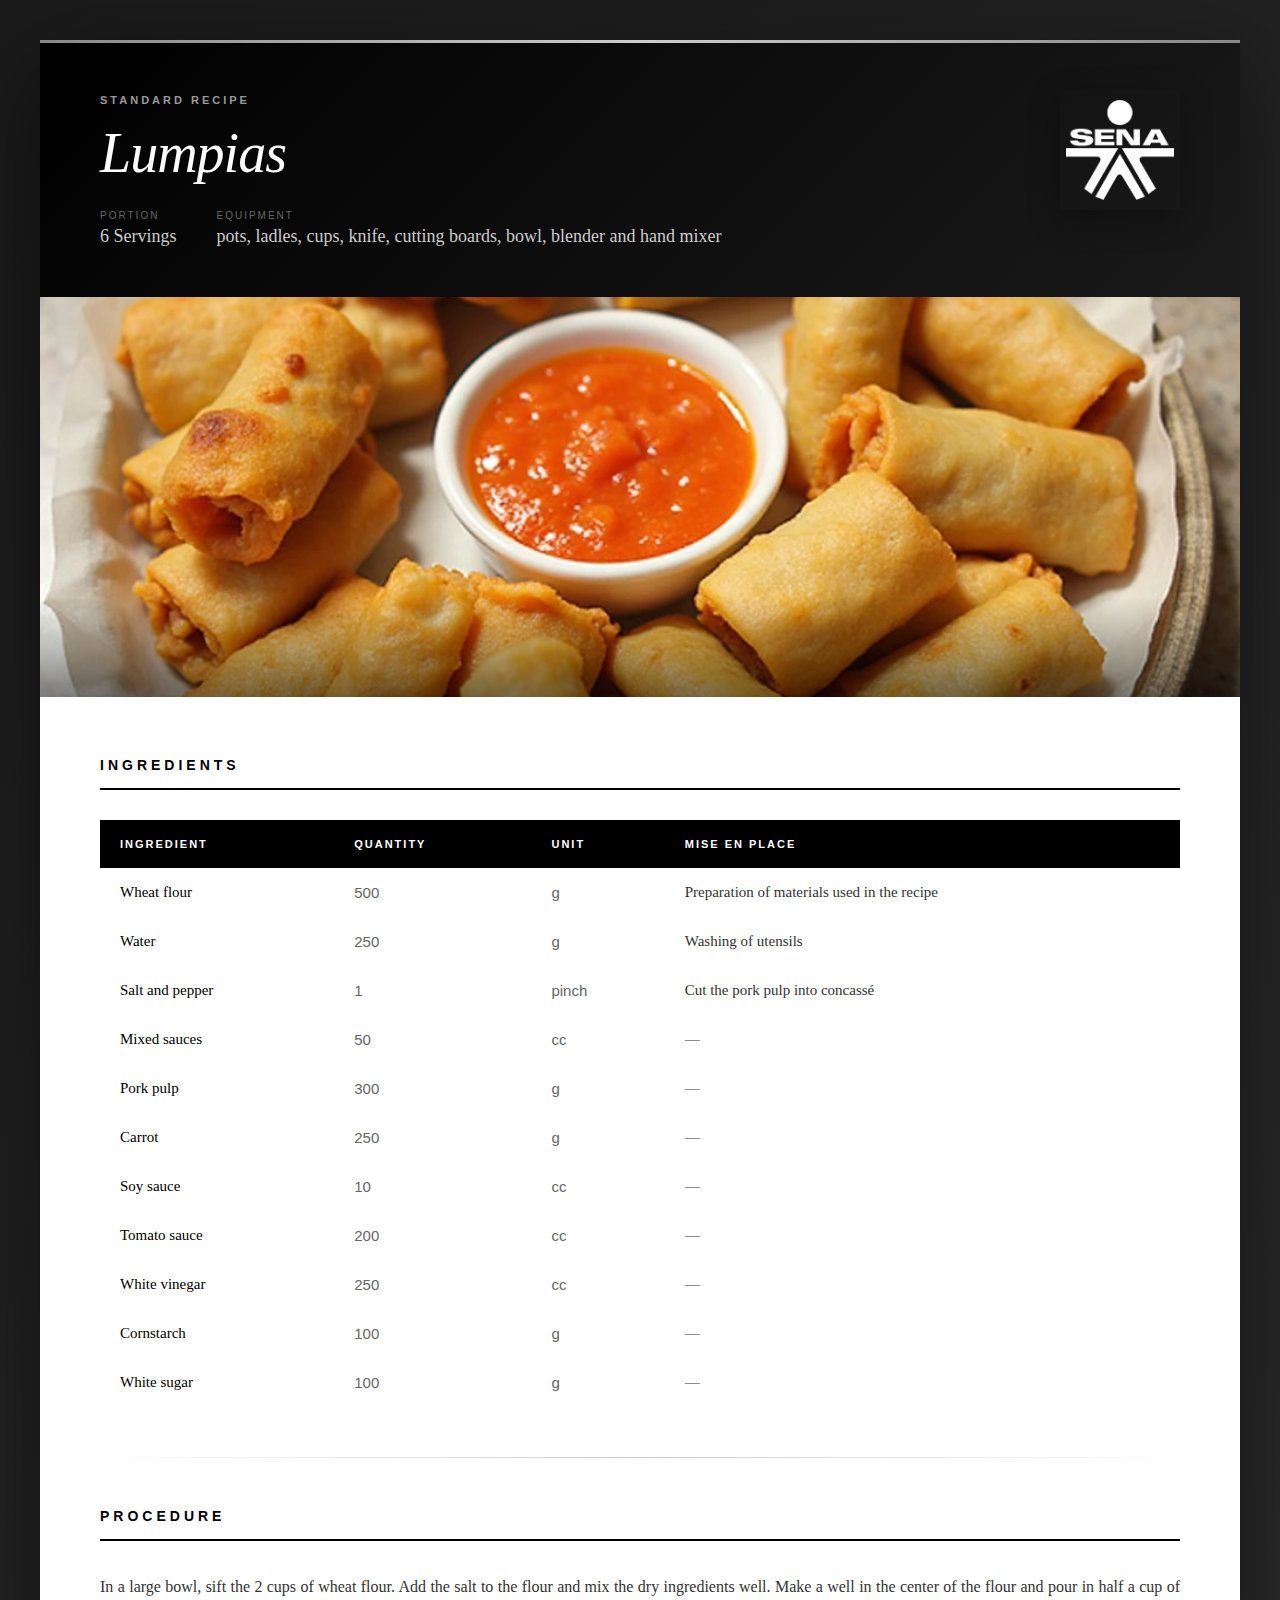
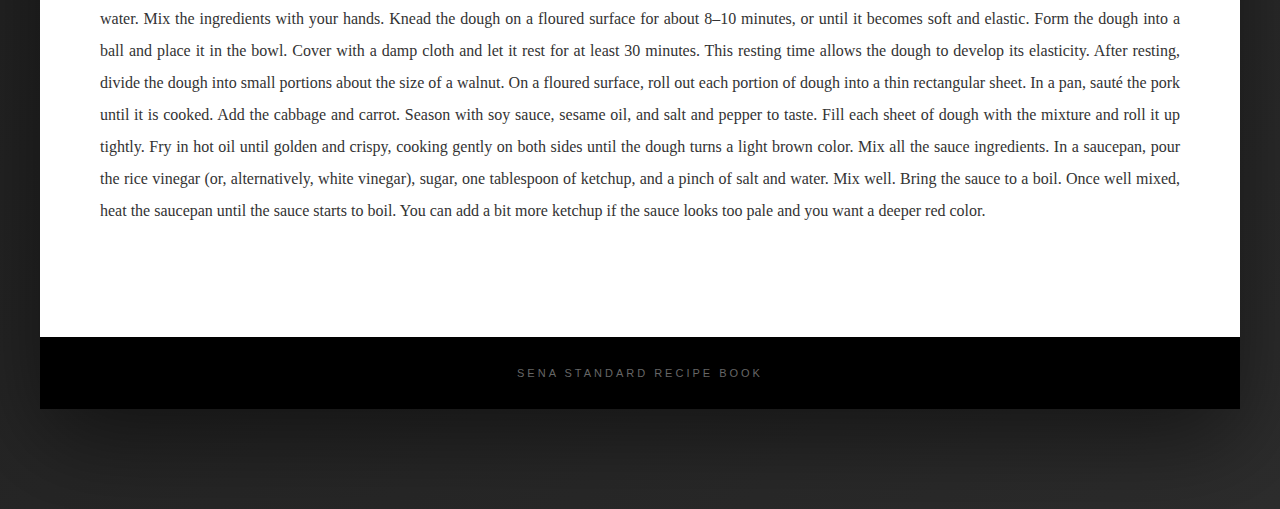
<file: Lumpias.html>
<!DOCTYPE html>
<html lang="en">
<head>
    
    <meta charset="UTF-8">
    <meta name="viewport" content="width=device-width, initial-scale=1.0">
    <title>Lumpias</title>
</head>
<style>
        * {
            margin: 0;
            padding: 0;
            box-sizing: border-box;
        }
        
        body {
            font-family: 'Georgia', 'Times New Roman', serif;
            background: linear-gradient(135deg, #1a1a1a 0%, #2d2d2d 100%);
            min-height: 100vh;
            padding: 40px 20px;
        }
        
        .recipe-card {
            max-width: 1200px;
            margin: 0 auto 60px auto;
            background: white;
            border-radius: 0;
            overflow: hidden;
            box-shadow: 0 30px 90px rgba(0,0,0,0.5);
        }
        
        /* Header */
        .header {
            background: linear-gradient(135deg, #000000 0%, #1a1a1a 100%);
            padding: 50px 60px;
            position: relative;
            overflow: hidden;
        }
        
        .header::before {
            content: '';
            position: absolute;
            top: 0;
            left: 0;
            right: 0;
            height: 3px;
            background: linear-gradient(90deg, #888 0%, #ccc 50%, #888 100%);
        }
        
        .header-content {
            display: flex;
            justify-content: space-between;
            align-items: flex-start;
        }
        
        .title-section {
            flex: 1;
        }
        
        .recipe-type {
            display: inline-block;
            font-family: 'Arial', sans-serif;
            font-size: 11px;
            letter-spacing: 3px;
            text-transform: uppercase;
            color: #999;
            margin-bottom: 15px;
            font-weight: 600;
        }
        
        .recipe-title {
            font-size: 56px;
            color: white;
            font-weight: 300;
            letter-spacing: -1px;
            margin-bottom: 20px;
            font-style: italic;
        }
        
        .recipe-meta {
            display: flex;
            gap: 40px;
            margin-top: 25px;
        }
        
        .meta-item {
            display: flex;
            flex-direction: column;
            gap: 5px;
        }
        
        .meta-label {
            font-family: 'Arial', sans-serif;
            font-size: 10px;
            text-transform: uppercase;
            letter-spacing: 2px;
            color: #666;
        }
        
        .meta-value {
            font-size: 18px;
            color: #ccc;
            font-weight: 300;
        }
        
        .logo-section {
            width: 120px;
            height: 120px;
            border-radius: 0;
            display: flex;
            align-items: center;
            justify-content: center;
            box-shadow: 0 10px 30px rgba(0,0,0,0.3);
        }
        
        .logo-section img {
            width: 90%;
            height: 90%;
            object-fit: contain;
        }
        
        /* Image Section */
        .image-section {
            position: relative;
            height: 400px;
            background: #f5f5f5;
            overflow: hidden;
        }
        
        .image-section::before {
            content: '';
            position: absolute;
            bottom: 0;
            left: 0;
            right: 0;
            height: 100px;
            background: linear-gradient(to top, rgba(0,0,0,0.5), transparent);
            z-index: 1;
        }
        
        .image-placeholder {
            width: 100%;
            height: 100%;
            display: flex;
            align-items: center;
            justify-content: center;
            background: linear-gradient(135deg, #e0e0e0 0%, #f5f5f5 100%);
        }
        
        .image-placeholder img {
            width: 100%;
            height: 100%;
            object-fit: cover;
        }
        
        /* Content */
        .content {
            padding: 60px;
        }
        
        .section {
            margin-bottom: 50px;
        }
        
        .section-title {
            font-size: 14px;
            text-transform: uppercase;
            letter-spacing: 4px;
            color: #000;
            margin-bottom: 30px;
            padding-bottom: 15px;
            border-bottom: 2px solid #000;
            font-weight: 600;
            font-family: 'Arial', sans-serif;
        }
        
        /* Ingredients Table */
        .ingredients-table {
            width: 100%;
            border-collapse: separate;
            border-spacing: 0;
        }
        
        .ingredients-table thead {
            background: #000;
        }
        
        .ingredients-table th {
            padding: 18px 20px;
            text-align: left;
            font-family: 'Arial', sans-serif;
            font-size: 11px;
            text-transform: uppercase;
            letter-spacing: 2px;
            color: white;
            font-weight: 600;
        }
        
        .ingredients-table tbody tr {
            border-bottom: 1px solid #e0e0e0;
            transition: background 0.3s ease;
        }
        
        .ingredients-table tbody tr:hover {
            background: #f9f9f9;
        }
        
        .ingredients-table tbody tr:last-child {
            border-bottom: 2px solid #000;
        }
        
        .ingredients-table td {
            padding: 16px 20px;
            font-size: 15px;
            color: #333;
        }
        
        .ingredients-table td:first-child {
            font-weight: 500;
            color: #000;
        }
        
        .ingredients-table td:nth-child(2),
        .ingredients-table td:nth-child(3) {
            font-family: 'Arial', sans-serif;
            color: #666;
        }
        
        /* Procedure */
        .procedure-content {
            font-size: 16px;
            line-height: 2;
            color: #333;
            text-align: justify;
        }
        
        /* Techniques Section */
        .techniques-grid {
            display: grid;
            grid-template-columns: repeat(2, 1fr);
            gap: 0;
            border: 2px solid #000;
        }
        
        .technique-item {
            padding: 25px;
            border: 1px solid #e0e0e0;
            background: white;
        }
        
        .technique-item:nth-child(odd) {
            background: #fafafa;
        }
        
        .technique-label {
            font-family: 'Arial', sans-serif;
            font-size: 10px;
            text-transform: uppercase;
            letter-spacing: 2px;
            color: #999;
            margin-bottom: 8px;
        }
        
        .technique-name {
            font-size: 18px;
            color: #000;
            font-weight: 500;
        }
        
        /* Footer */
        .footer {
            background: #000;
            padding: 30px 60px;
            text-align: center;
        }
        
        .footer-text {
            font-family: 'Arial', sans-serif;
            font-size: 11px;
            text-transform: uppercase;
            letter-spacing: 3px;
            color: #666;
        }
        
        .divider {
            height: 1px;
            background: linear-gradient(90deg, transparent 0%, #ccc 50%, transparent 100%);
            margin: 50px 0;
        }
        
        @media (max-width: 768px) {
            .header {
                padding: 30px;
            }
            
            .header-content {
                flex-direction: column;
                gap: 30px;
            }
            
            .recipe-title {
                font-size: 36px;
            }
            
            .content {
                padding: 30px;
            }
            
            .techniques-grid {
                grid-template-columns: 1fr;
            }
            
            .logo-section {
                width: 80px;
                height: 80px;
            }
        }
    </style>
<body>
    
    <!-- RECIPE 5: PAPAYA SWEET -->
    <div class="recipe-card">
        <div class="header">
            <div class="header-content">
                <div class="title-section">
                    <div class="recipe-type">Standard Recipe</div>
                    <h1 class="recipe-title">Lumpias</h1>
                    <div class="recipe-meta">
                        <div class="meta-item">
                            <span class="meta-label">Portion</span>
                            <span class="meta-value">6 Servings</span>
                        </div>
                        <div class="meta-item">
                            <span class="meta-label">Equipment</span>
                            <span class="meta-value">pots, ladles, cups, knife, cutting boards, bowl, blender and hand mixer</span>
                        </div>
                    </div>
                </div>
                <div class="logo-section">
                    <img src="logoblanco.png" alt="SENA">
                </div>
            </div>
        </div>
        
        <div class="image-section">
            <div class="image-placeholder">
                <img src="img/Lumpias.png" alt="Lumpias">
            </div>
        </div>
        
        <div class="content">
            <div class="section">
                <h2 class="section-title">Ingredients</h2>
                <table class="ingredients-table">
                    <thead>
                        <tr>
                            <th>Ingredient</th>
                            <th>Quantity</th>
                            <th>Unit</th>
                            <th>Mise en Place</th>
                        </tr>
                    </thead>
                    <tbody>
                        <tr>
                            <td><i class="fa-solid fa-bread-slice"></i> Wheat flour</td>
                            <td>500</td>
                            <td>g</td>
                            <td>Preparation of materials used in the recipe</td>
                        </tr>
                        <tr>
                            <td>Water</td>
                            <td>250</td>
                            <td>g</td>
                            <td>Washing of utensils</td>
                            
                        </tr>
                        <tr>
                            <td>Salt and pepper</td>
                            <td>1</td>
                            <td>pinch</td>
                            <td>Cut the pork pulp into concassé</td>
                        </tr>
                        <tr>
                            <td>Mixed sauces</td>
                            <td>50</td>
                            <td>cc</td>
                            <td>—</td>
                        </tr>
                        <tr>
                            <td>Pork pulp</td>
                            <td>300</td>
                            <td>g</td>
                            <td>—</td>
                        </tr>
                        <tr>
                            <td>Carrot</td>
                            <td>250</td>
                            <td>g</td>
                            <td>—</td>
                        </tr>
                        <tr>
                            <td>Soy sauce</td>
                            <td>10</td>
                            <td>cc</td>
                            <td>—</td>
                        </tr>
                        <tr>
                            <td>Tomato sauce</td>
                            <td>200</td>
                            <td>cc</td>
                            <td>—</td>
                        </tr>
                        <tr>
                            <td>White vinegar</td>
                            <td>250</td>
                            <td>cc</td>
                            <td>—</td>
                        </tr>
                        <tr>
                            <td>Cornstarch</td>
                            <td>100</td>
                            <td>g</td>
                            <td>—</td>
                        </tr>
                        <tr>
                            <td>White sugar</td>
                            <td>100</td>
                            <td>g</td>
                            <td>—</td>
                        </tr>
                    </tbody>
                </table>
            </div>
            
            <div class="divider"></div>
            
            <div class="section">
                <h2 class="section-title">Procedure</h2>
                <div class="procedure-content">
                    In a large bowl, sift the 2 cups of wheat flour. Add the salt to the flour and mix the dry ingredients well.
Make a well in the center of the flour and pour in half a cup of water. Mix the ingredients with your hands.
Knead the dough on a floured surface for about 8–10 minutes, or until it becomes soft and elastic.
Form the dough into a ball and place it in the bowl. Cover with a damp cloth and let it rest for at least 30 minutes.

This resting time allows the dough to develop its elasticity. After resting, divide the dough into small portions about the size of a walnut.
On a floured surface, roll out each portion of dough into a thin rectangular sheet.

In a pan, sauté the pork until it is cooked. Add the cabbage and carrot. Season with soy sauce, sesame oil, and salt and pepper to taste.
Fill each sheet of dough with the mixture and roll it up tightly.

Fry in hot oil until golden and crispy, cooking gently on both sides until the dough turns a light brown color.

Mix all the sauce ingredients. In a saucepan, pour the rice vinegar (or, alternatively, white vinegar), sugar, one tablespoon of ketchup, and a pinch of salt and water. Mix well. Bring the sauce to a boil. Once well mixed, heat the saucepan until the sauce starts to boil.

You can add a bit more ketchup if the sauce looks too pale and you want a deeper red color.
                </div>
            </div>
        </div>
        
        <div class="footer">
            <div class="footer-text">SENA Standard Recipe Book
            </div>
        </div>
    </div>
</body>
</html>
</file>
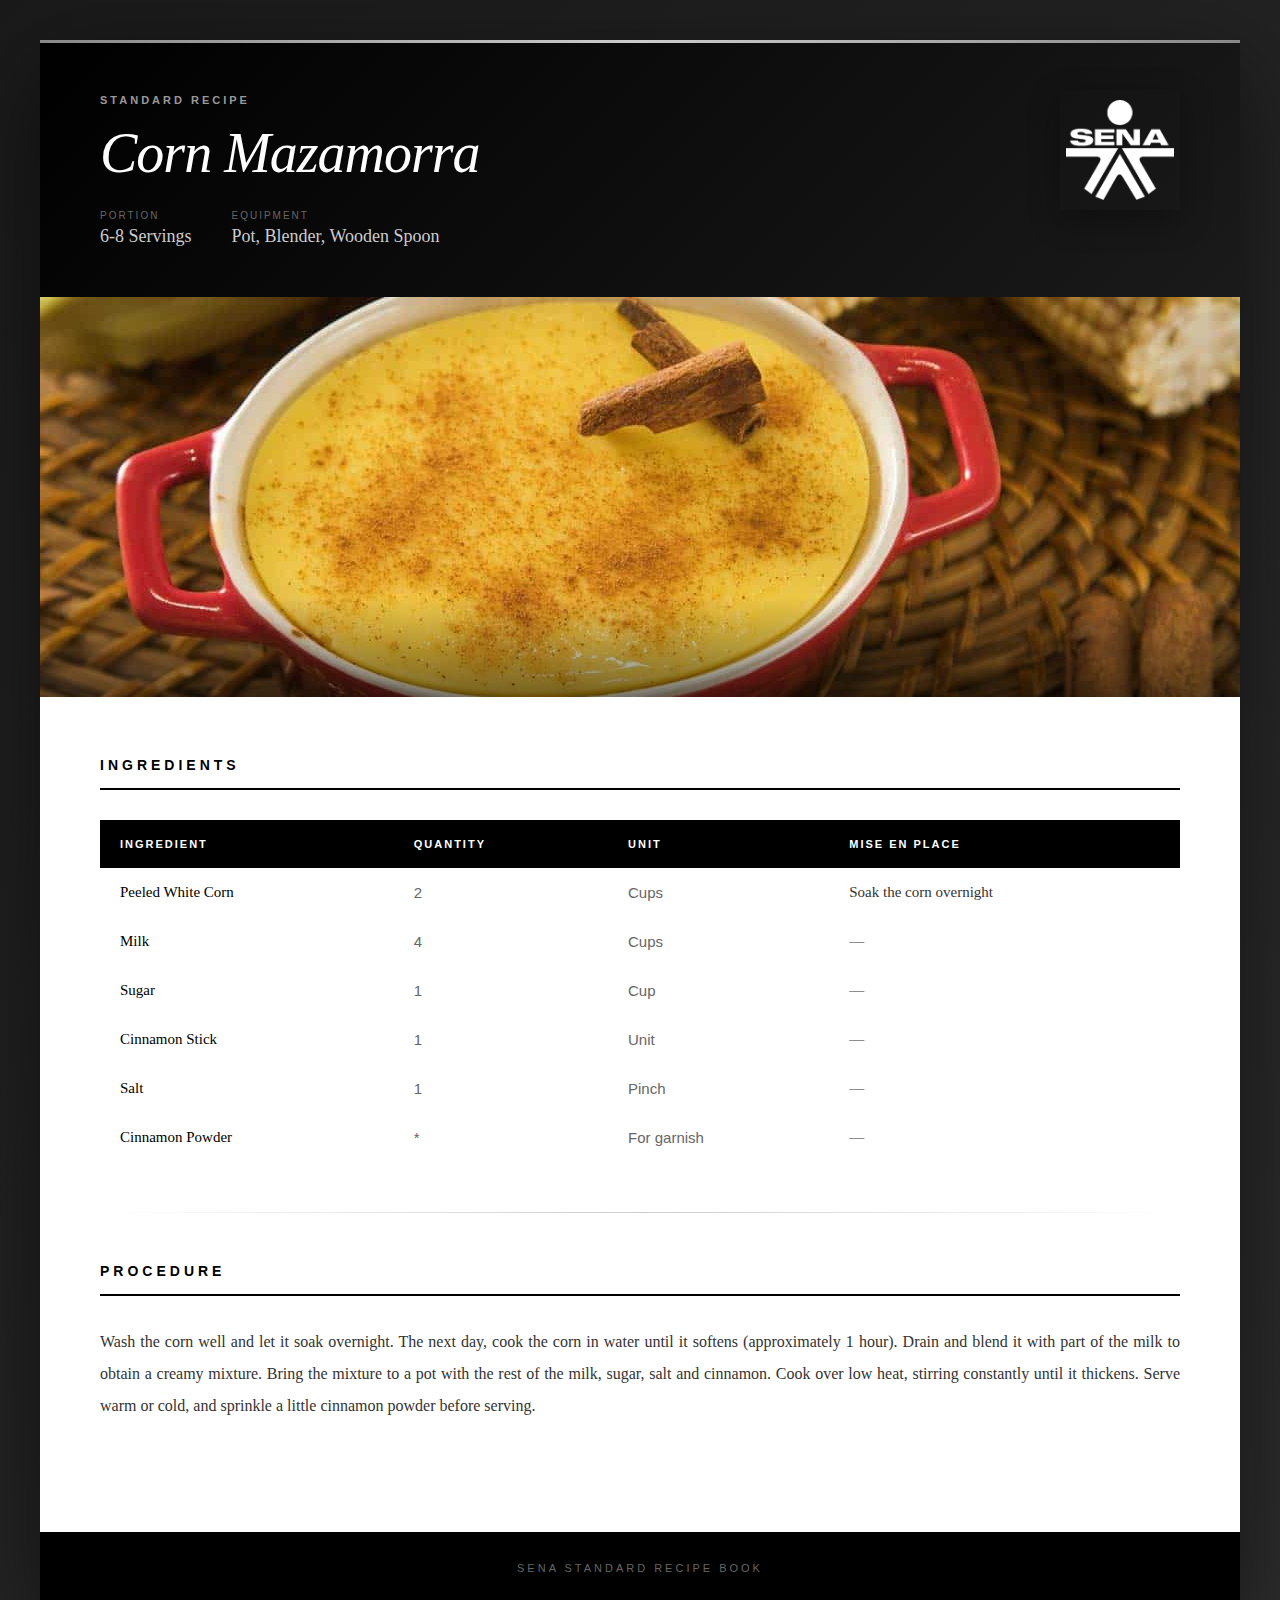
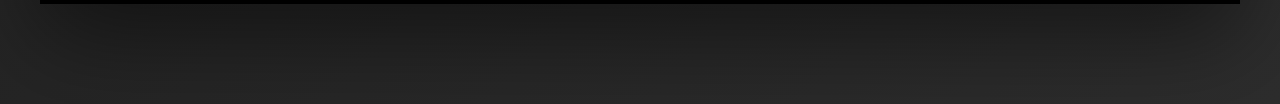
<file: mazzamorra.html>
<!DOCTYPE html>
<html lang="en">
<head>
    <meta charset="UTF-8">
    <meta name="viewport" content="width=device-width, initial-scale=1.0">
    <title>Corn Mazamorra</title>
</head>
<style>
        * {
            margin: 0;
            padding: 0;
            box-sizing: border-box;
        }
        
        body {
            font-family: 'Georgia', 'Times New Roman', serif;
            background: linear-gradient(135deg, #1a1a1a 0%, #2d2d2d 100%);
            min-height: 100vh;
            padding: 40px 20px;
        }
        
        .recipe-card {
            max-width: 1200px;
            margin: 0 auto 60px auto;
            background: white;
            border-radius: 0;
            overflow: hidden;
            box-shadow: 0 30px 90px rgba(0,0,0,0.5);
        }
        
        /* Header */
        .header {
            background: linear-gradient(135deg, #000000 0%, #1a1a1a 100%);
            padding: 50px 60px;
            position: relative;
            overflow: hidden;
        }
        
        .header::before {
            content: '';
            position: absolute;
            top: 0;
            left: 0;
            right: 0;
            height: 3px;
            background: linear-gradient(90deg, #888 0%, #ccc 50%, #888 100%);
        }
        
        .header-content {
            display: flex;
            justify-content: space-between;
            align-items: flex-start;
        }
        
        .title-section {
            flex: 1;
        }
        
        .recipe-type {
            display: inline-block;
            font-family: 'Arial', sans-serif;
            font-size: 11px;
            letter-spacing: 3px;
            text-transform: uppercase;
            color: #999;
            margin-bottom: 15px;
            font-weight: 600;
        }
        
        .recipe-title {
            font-size: 56px;
            color: white;
            font-weight: 300;
            letter-spacing: -1px;
            margin-bottom: 20px;
            font-style: italic;
        }
        
        .recipe-meta {
            display: flex;
            gap: 40px;
            margin-top: 25px;
        }
        
        .meta-item {
            display: flex;
            flex-direction: column;
            gap: 5px;
        }
        
        .meta-label {
            font-family: 'Arial', sans-serif;
            font-size: 10px;
            text-transform: uppercase;
            letter-spacing: 2px;
            color: #666;
        }
        
        .meta-value {
            font-size: 18px;
            color: #ccc;
            font-weight: 300;
        }
        
        .logo-section {
            width: 120px;
            height: 120px;
            border-radius: 0;
            display: flex;
            align-items: center;
            justify-content: center;
            box-shadow: 0 10px 30px rgba(0,0,0,0.3);
        }
        
        .logo-section img {
            width: 90%;
            height: 90%;
            object-fit: contain;
        }
        
        /* Image Section */
        .image-section {
            position: relative;
            height: 400px;
            background: #f5f5f5;
            overflow: hidden;
        }
        
        .image-section::before {
            content: '';
            position: absolute;
            bottom: 0;
            left: 0;
            right: 0;
            height: 100px;
            background: linear-gradient(to top, rgba(0,0,0,0.5), transparent);
            z-index: 1;
        }
        
        .image-placeholder {
            width: 100%;
            height: 100%;
            display: flex;
            align-items: center;
            justify-content: center;
            background: linear-gradient(135deg, #e0e0e0 0%, #f5f5f5 100%);
        }
        
        .image-placeholder img {
            width: 100%;
            height: 100%;
            object-fit: cover;
        }
        
        /* Content */
        .content {
            padding: 60px;
        }
        
        .section {
            margin-bottom: 50px;
        }
        
        .section-title {
            font-size: 14px;
            text-transform: uppercase;
            letter-spacing: 4px;
            color: #000;
            margin-bottom: 30px;
            padding-bottom: 15px;
            border-bottom: 2px solid #000;
            font-weight: 600;
            font-family: 'Arial', sans-serif;
        }
        
        /* Ingredients Table */
        .ingredients-table {
            width: 100%;
            border-collapse: separate;
            border-spacing: 0;
        }
        
        .ingredients-table thead {
            background: #000;
        }
        
        .ingredients-table th {
            padding: 18px 20px;
            text-align: left;
            font-family: 'Arial', sans-serif;
            font-size: 11px;
            text-transform: uppercase;
            letter-spacing: 2px;
            color: white;
            font-weight: 600;
        }
        
        .ingredients-table tbody tr {
            border-bottom: 1px solid #e0e0e0;
            transition: background 0.3s ease;
        }
        
        .ingredients-table tbody tr:hover {
            background: #f9f9f9;
        }
        
        .ingredients-table tbody tr:last-child {
            border-bottom: 2px solid #000;
        }
        
        .ingredients-table td {
            padding: 16px 20px;
            font-size: 15px;
            color: #333;
        }
        
        .ingredients-table td:first-child {
            font-weight: 500;
            color: #000;
        }
        
        .ingredients-table td:nth-child(2),
        .ingredients-table td:nth-child(3) {
            font-family: 'Arial', sans-serif;
            color: #666;
        }
        
        /* Procedure */
        .procedure-content {
            font-size: 16px;
            line-height: 2;
            color: #333;
            text-align: justify;
        }
        
        /* Techniques Section */
        .techniques-grid {
            display: grid;
            grid-template-columns: repeat(2, 1fr);
            gap: 0;
            border: 2px solid #000;
        }
        
        .technique-item {
            padding: 25px;
            border: 1px solid #e0e0e0;
            background: white;
        }
        
        .technique-item:nth-child(odd) {
            background: #fafafa;
        }
        
        .technique-label {
            font-family: 'Arial', sans-serif;
            font-size: 10px;
            text-transform: uppercase;
            letter-spacing: 2px;
            color: #999;
            margin-bottom: 8px;
        }
        
        .technique-name {
            font-size: 18px;
            color: #000;
            font-weight: 500;
        }
        
        /* Footer */
        .footer {
            background: #000;
            padding: 30px 60px;
            text-align: center;
        }
        
        .footer-text {
            font-family: 'Arial', sans-serif;
            font-size: 11px;
            text-transform: uppercase;
            letter-spacing: 3px;
            color: #666;
        }
        
        .divider {
            height: 1px;
            background: linear-gradient(90deg, transparent 0%, #ccc 50%, transparent 100%);
            margin: 50px 0;
        }
        
        @media (max-width: 768px) {
            .header {
                padding: 30px;
            }
            
            .header-content {
                flex-direction: column;
                gap: 30px;
            }
            
            .recipe-title {
                font-size: 36px;
            }
            
            .content {
                padding: 30px;
            }
            
            .techniques-grid {
                grid-template-columns: 1fr;
            }
            
            .logo-section {
                width: 80px;
                height: 80px;
            }
        }
    </style>
<body>
        <!-- RECIPE 4: CORN MAZAMORRA -->
    <div class="recipe-card">
        <div class="header">
            <div class="header-content">
                <div class="title-section">
                    <div class="recipe-type">Standard Recipe</div>
                    <h1 class="recipe-title">Corn Mazamorra</h1>
                    <div class="recipe-meta">
                        <div class="meta-item">
                            <span class="meta-label">Portion</span>
                            <span class="meta-value">6-8 Servings</span>
                        </div>
                        <div class="meta-item">
                            <span class="meta-label">Equipment</span>
                            <span class="meta-value">Pot, Blender, Wooden Spoon</span>
                        </div>
                    </div>
                </div>
                <div class="logo-section">
                    <img src="logoblanco.png" alt="SENA">
                </div>
            </div>
        </div>
        
        <div class="image-section">
            <div class="image-placeholder">
               <img src="img/mazamorra_maiz.jpeg" alt="mazamorra de maiz">
            </div>
        </div>
        
        <div class="content">
            <div class="section">
                <h2 class="section-title">Ingredients</h2>
                <table class="ingredients-table">
                    <thead>
                        <tr>
                            <th>Ingredient</th>
                            <th>Quantity</th>
                            <th>Unit</th>
                            <th>Mise en Place</th>
                        </tr>
                    </thead>
                    <tbody>
                        <tr>
                            <td>Peeled White Corn</td>
                            <td>2</td>
                            <td>Cups</td>
                            <td>Soak the corn overnight</td>
                        </tr>
                        <tr>
                            <td>Milk</td>
                            <td>4</td>
                            <td>Cups</td>
                            <td>—</td>
                        </tr>
                        <tr>
                            <td>Sugar</td>
                            <td>1</td>
                            <td>Cup</td>
                            <td>—</td>
                        </tr>
                        <tr>
                            <td>Cinnamon Stick</td>
                            <td>1</td>
                            <td>Unit</td>
                            <td>—</td>
                        </tr>
                        <tr>
                            <td>Salt</td>
                            <td>1</td>
                            <td>Pinch</td>
                            <td>—</td>
                        </tr>
                        <tr>
                            <td>Cinnamon Powder</td>
                            <td>*</td>
                            <td>For garnish</td>
                            <td>—</td>
                        </tr>
                    </tbody>
                </table>
            </div>
            
            <div class="divider"></div>
            
            <div class="section">
                <h2 class="section-title">Procedure</h2>
                <div class="procedure-content">
                    Wash the corn well and let it soak overnight. The next day, cook the corn in water until it softens (approximately 1 hour). Drain and blend it with part of the milk to obtain a creamy mixture. Bring the mixture to a pot with the rest of the milk, sugar, salt and cinnamon. Cook over low heat, stirring constantly until it thickens. Serve warm or cold, and sprinkle a little cinnamon powder before serving.
                </div>
            </div>
        </div>
        
        <div class="footer">
            <div class="footer-text">SENA Standard Recipe Book</div>
        </div>
    </div>

</body>
</html>
</file>
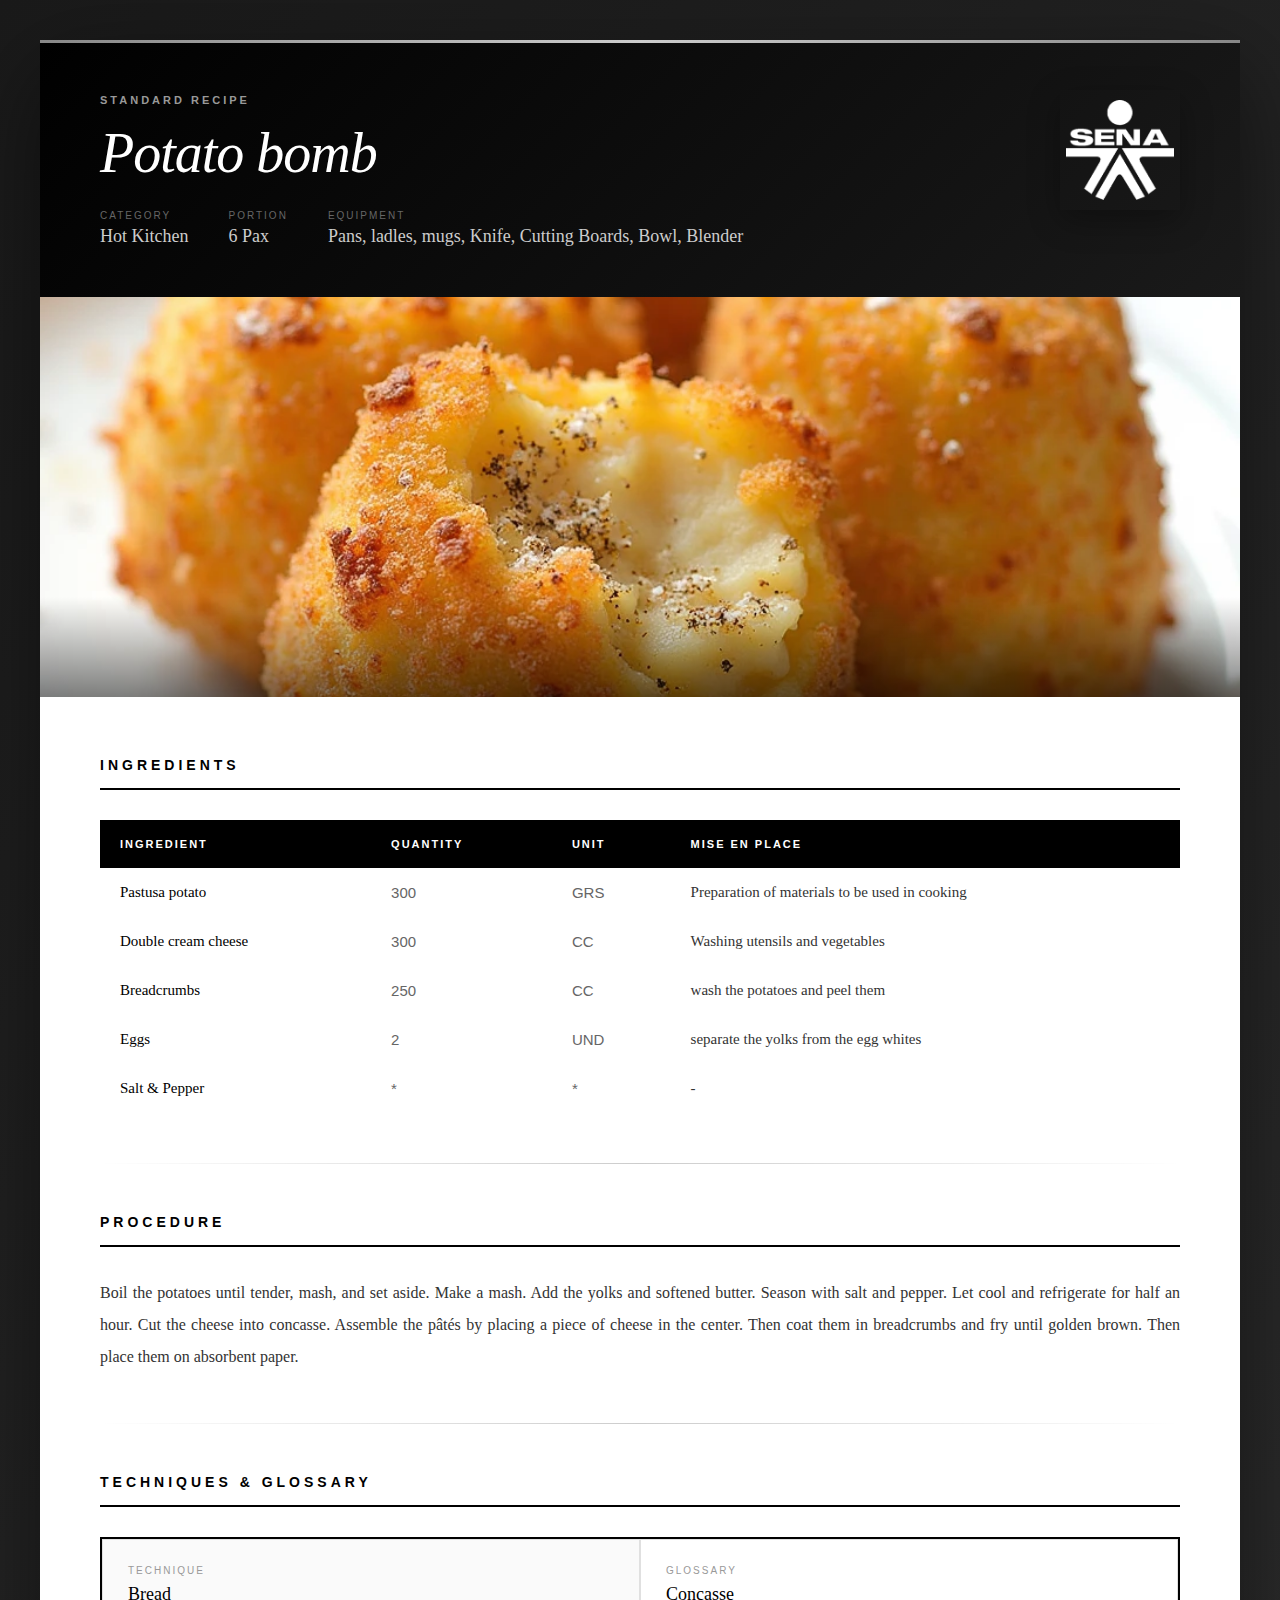
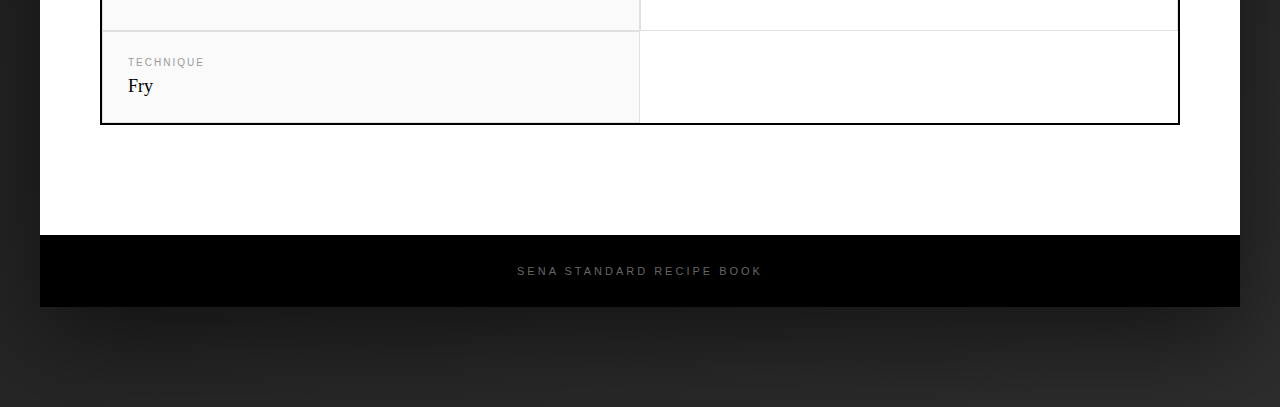
<file: papa_bomba.html>
<!DOCTYPE html>
<html lang="en">
<head>
    <meta charset="UTF-8">
    <meta name="viewport" content="width=device-width, initial-scale=1.0">
    <title>Potato bomb</title>
</head>
<style>
        * {
            margin: 0;
            padding: 0;
            box-sizing: border-box;
        }
        
        body {
            font-family: 'Georgia', 'Times New Roman', serif;
            background: linear-gradient(135deg, #1a1a1a 0%, #2d2d2d 100%);
            min-height: 100vh;
            padding: 40px 20px;
        }
        
        .recipe-card {
            max-width: 1200px;
            margin: 0 auto 60px auto;
            background: white;
            border-radius: 0;
            overflow: hidden;
            box-shadow: 0 30px 90px rgba(0,0,0,0.5);
        }
        
        /* Header */
        .header {
            background: linear-gradient(135deg, #000000 0%, #1a1a1a 100%);
            padding: 50px 60px;
            position: relative;
            overflow: hidden;
        }
        
        .header::before {
            content: '';
            position: absolute;
            top: 0;
            left: 0;
            right: 0;
            height: 3px;
            background: linear-gradient(90deg, #888 0%, #ccc 50%, #888 100%);
        }
        
        .header-content {
            display: flex;
            justify-content: space-between;
            align-items: flex-start;
        }
        
        .title-section {
            flex: 1;
        }
        
        .recipe-type {
            display: inline-block;
            font-family: 'Arial', sans-serif;
            font-size: 11px;
            letter-spacing: 3px;
            text-transform: uppercase;
            color: #999;
            margin-bottom: 15px;
            font-weight: 600;
        }
        
        .recipe-title {
            font-size: 56px;
            color: white;
            font-weight: 300;
            letter-spacing: -1px;
            margin-bottom: 20px;
            font-style: italic;
        }
        
        .recipe-meta {
            display: flex;
            gap: 40px;
            margin-top: 25px;
        }
        
        .meta-item {
            display: flex;
            flex-direction: column;
            gap: 5px;
        }
        
        .meta-label {
            font-family: 'Arial', sans-serif;
            font-size: 10px;
            text-transform: uppercase;
            letter-spacing: 2px;
            color: #666;
        }
        
        .meta-value {
            font-size: 18px;
            color: #ccc;
            font-weight: 300;
        }
        
        .logo-section {
            width: 120px;
            height: 120px;
            border-radius: 0;
            display: flex;
            align-items: center;
            justify-content: center;
            box-shadow: 0 10px 30px rgba(0,0,0,0.3);
        }
        
        .logo-section img {
            width: 90%;
            height: 90%;
            object-fit: contain;
        }
        
        /* Image Section */
        .image-section {
            position: relative;
            height: 400px;
            background: #f5f5f5;
            overflow: hidden;
        }
        
        .image-section::before {
            content: '';
            position: absolute;
            bottom: 0;
            left: 0;
            right: 0;
            height: 100px;
            background: linear-gradient(to top, rgba(0,0,0,0.5), transparent);
            z-index: 1;
        }
        
        .image-placeholder {
            width: 100%;
            height: 100%;
            display: flex;
            align-items: center;
            justify-content: center;
            background: linear-gradient(135deg, #e0e0e0 0%, #f5f5f5 100%);
        }
        
        .image-placeholder img {
            width: 100%;
            height: 100%;
            object-fit: cover;
        }
        
        /* Content */
        .content {
            padding: 60px;
        }
        
        .section {
            margin-bottom: 50px;
        }
        
        .section-title {
            font-size: 14px;
            text-transform: uppercase;
            letter-spacing: 4px;
            color: #000;
            margin-bottom: 30px;
            padding-bottom: 15px;
            border-bottom: 2px solid #000;
            font-weight: 600;
            font-family: 'Arial', sans-serif;
        }
        
        /* Ingredients Table */
        .ingredients-table {
            width: 100%;
            border-collapse: separate;
            border-spacing: 0;
        }
        
        .ingredients-table thead {
            background: #000;
        }
        
        .ingredients-table th {
            padding: 18px 20px;
            text-align: left;
            font-family: 'Arial', sans-serif;
            font-size: 11px;
            text-transform: uppercase;
            letter-spacing: 2px;
            color: white;
            font-weight: 600;
        }
        
        .ingredients-table tbody tr {
            border-bottom: 1px solid #e0e0e0;
            transition: background 0.3s ease;
        }
        
        .ingredients-table tbody tr:hover {
            background: #f9f9f9;
        }
        
        .ingredients-table tbody tr:last-child {
            border-bottom: 2px solid #000;
        }
        
        .ingredients-table td {
            padding: 16px 20px;
            font-size: 15px;
            color: #333;
        }
        
        .ingredients-table td:first-child {
            font-weight: 500;
            color: #000;
        }
        
        .ingredients-table td:nth-child(2),
        .ingredients-table td:nth-child(3) {
            font-family: 'Arial', sans-serif;
            color: #666;
        }
        
        /* Procedure */
        .procedure-content {
            font-size: 16px;
            line-height: 2;
            color: #333;
            text-align: justify;
        }
        
        /* Techniques Section */
        .techniques-grid {
            display: grid;
            grid-template-columns: repeat(2, 1fr);
            gap: 0;
            border: 2px solid #000;
        }
        
        .technique-item {
            padding: 25px;
            border: 1px solid #e0e0e0;
            background: white;
        }
        
        .technique-item:nth-child(odd) {
            background: #fafafa;
        }
        
        .technique-label {
            font-family: 'Arial', sans-serif;
            font-size: 10px;
            text-transform: uppercase;
            letter-spacing: 2px;
            color: #999;
            margin-bottom: 8px;
        }
        
        .technique-name {
            font-size: 18px;
            color: #000;
            font-weight: 500;
        }
        
        /* Footer */
        .footer {
            background: #000;
            padding: 30px 60px;
            text-align: center;
        }
        
        .footer-text {
            font-family: 'Arial', sans-serif;
            font-size: 11px;
            text-transform: uppercase;
            letter-spacing: 3px;
            color: #666;
        }
        
        .divider {
            height: 1px;
            background: linear-gradient(90deg, transparent 0%, #ccc 50%, transparent 100%);
            margin: 50px 0;
        }
        
        @media (max-width: 768px) {
            .header {
                padding: 30px;
            }
            
            .header-content {
                flex-direction: column;
                gap: 30px;
            }
            
            .recipe-title {
                font-size: 36px;
            }
            
            .content {
                padding: 30px;
            }
            
            .techniques-grid {
                grid-template-columns: 1fr;
            }
            
            .logo-section {
                width: 80px;
                height: 80px;
            }
        }
    </style>
<body>
    
    <!-- RECIPE 2: STUFFED CHICKEN SUPREME -->
    <div class="recipe-card">
        <div class="header">
            <div class="header-content">
                <div class="title-section">
                    <div class="recipe-type">Standard Recipe</div>
                    <h1 class="recipe-title">Potato bomb</h1>
                    <div class="recipe-meta">
                        <div class="meta-item">
                            <span class="meta-label">Category</span>
                            <span class="meta-value">Hot Kitchen</span>
                        </div>
                        <div class="meta-item">
                            <span class="meta-label">Portion</span>
                            <span class="meta-value">6 Pax</span>
                        </div>
                        <div class="meta-item">
                            <span class="meta-label">Equipment</span>
                            <span class="meta-value">Pans, ladles, mugs, Knife, Cutting Boards, Bowl, Blender</span>
                        </div>
                    </div>
                </div>
                <div class="logo-section">
                    <img src="logoblanco.png" alt="SENA">
                </div>
            </div>
        </div>
        
        <div class="image-section">
            <div class="image-placeholder">
                <img src="img/Papa_Bomba.png" alt="Stuffed Chicken Supreme">
            </div>
        </div>
        
        <div class="content">
            <div class="section">
                <h2 class="section-title">Ingredients</h2>
                <table class="ingredients-table">
                    <thead>
                        <tr>
                            <th>Ingredient</th>
                            <th>Quantity</th>
                            <th>Unit</th>
                            <th>Mise en Place</th>
                        </tr>
                    </thead>
                    <tbody>
                        <tr>
                            <td>Pastusa potato</td>
                            <td>300</td>
                            <td>GRS</td>
                            <td>Preparation of materials to be used in cooking</td>
                        </tr>
                        <tr>
                            <td>Double cream cheese</td>
                            <td>300</td>
                            <td>CC</td>
                            <td>Washing utensils and vegetables</td>
                        </tr>
                        <tr>
                            <td>Breadcrumbs</td>
                            <td>250</td>
                            <td>CC</td>
                            <td>wash the potatoes and peel them</td>
                        </tr>
                        <tr>
                            <td>Eggs</td>
                            <td>2</td>
                            <td>UND</td>
                            <td>separate the yolks from the egg whites</td>
                        </tr>

                        <tr>
                            <td>Salt & Pepper</td>
                            <td>*</td>
                            <td>*</td>
                            <td>-</td>
                        </tr>
                        
                        </tr>
                    </tbody>
                </table>
            </div>
            
            <div class="divider"></div>
            
            <div class="section">
                <h2 class="section-title">Procedure</h2>
                <div class="procedure-content">
                    Boil the potatoes until tender, mash, and set aside.
Make a mash. Add the yolks and softened butter. Season with salt and pepper.
Let cool and refrigerate for half an hour. Cut the cheese into concasse.
Assemble the pâtés by placing a piece of cheese in the center.
Then coat them in breadcrumbs and fry until golden brown. Then place them on absorbent paper.
                </div>
            </div>
            
            <div class="divider"></div>
            
            <div class="section">
                <h2 class="section-title">Techniques & Glossary</h2>
                <div class="techniques-grid">
                    <div class="technique-item">
                        <div class="technique-label">Technique</div>
                        <div class="technique-name">Bread</div>
                    </div>
                    <div class="technique-item">
                        <div class="technique-label">Glossary</div>
                        <div class="technique-name">Concasse</div>
                    </div>
                    <div class="technique-item">
                        <div class="technique-label">Technique</div>
                        <div class="technique-name">Fry</div>
                    </div>
                    
                </div>
            </div>
        </div>
        
        <div class="footer">
            <div class="footer-text">SENA Standard Recipe Book</div>
        </div>
    </div>

</body>
</html>
</file>
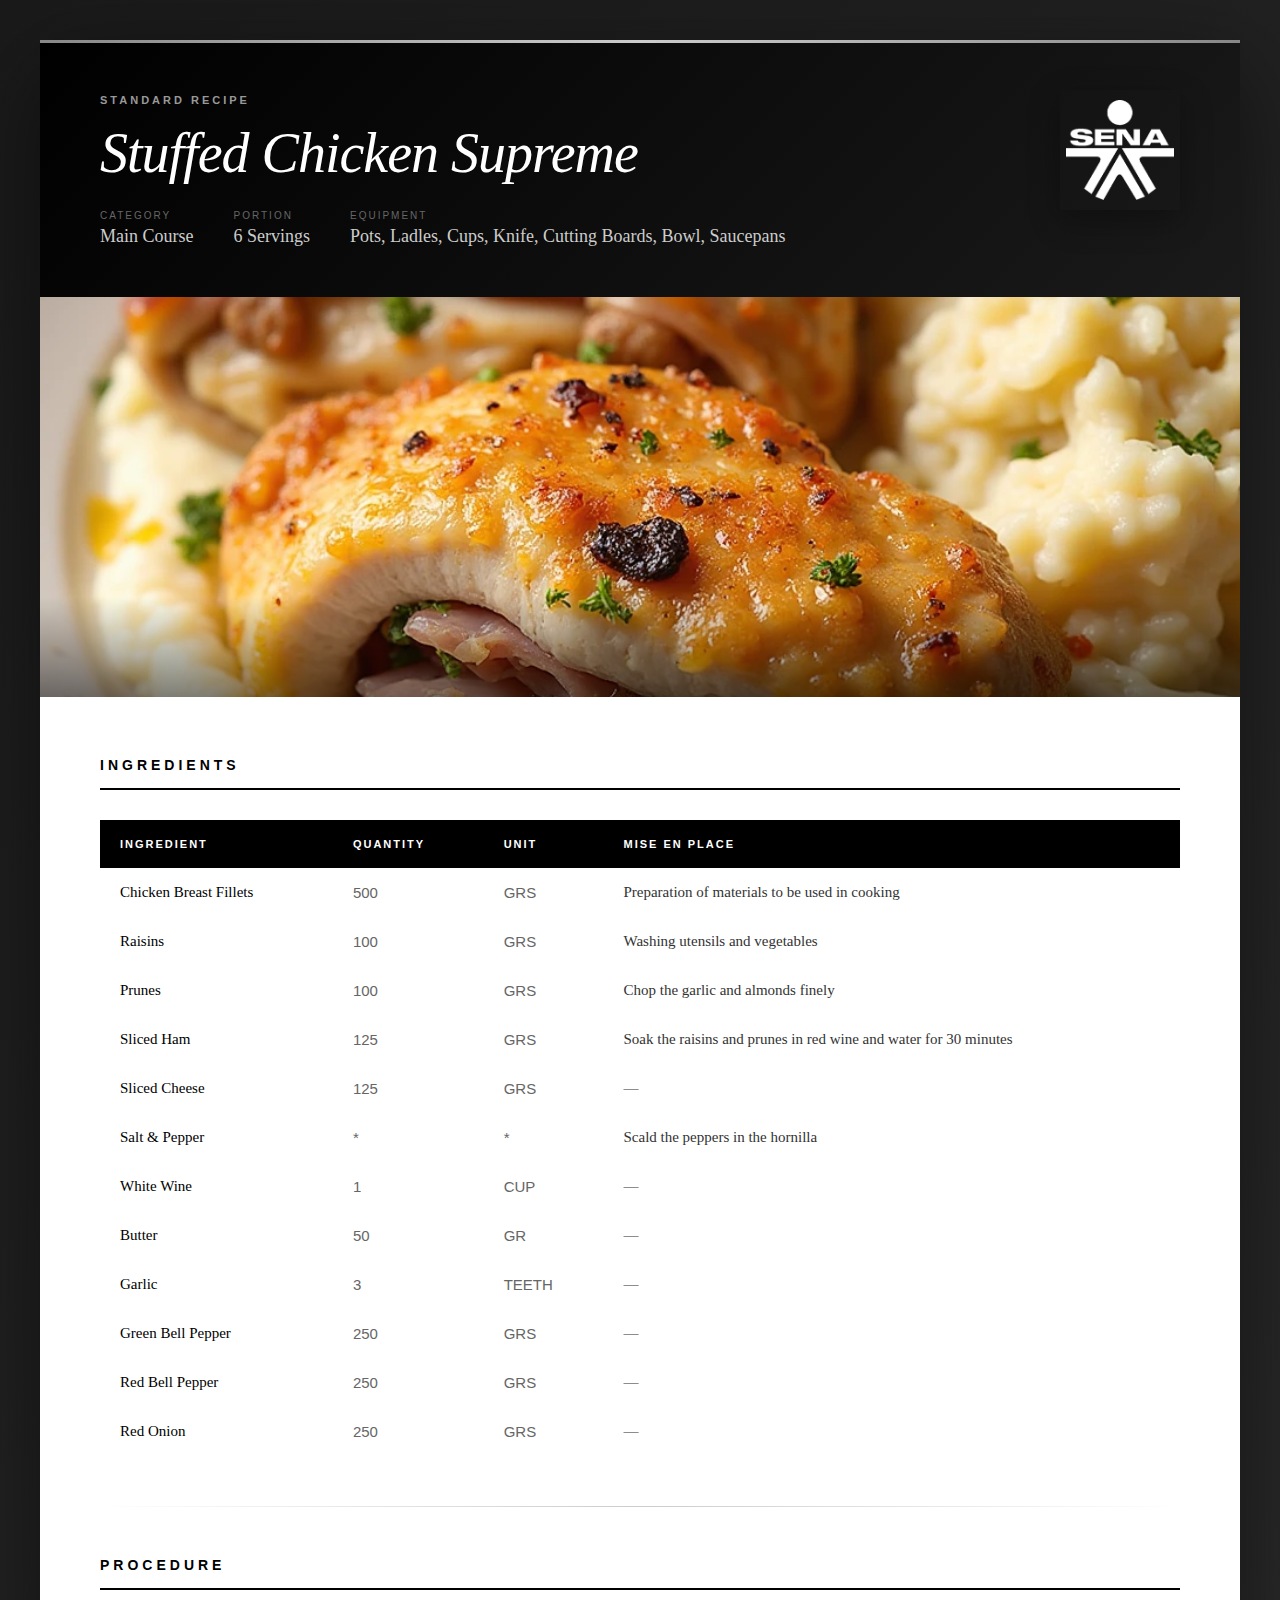
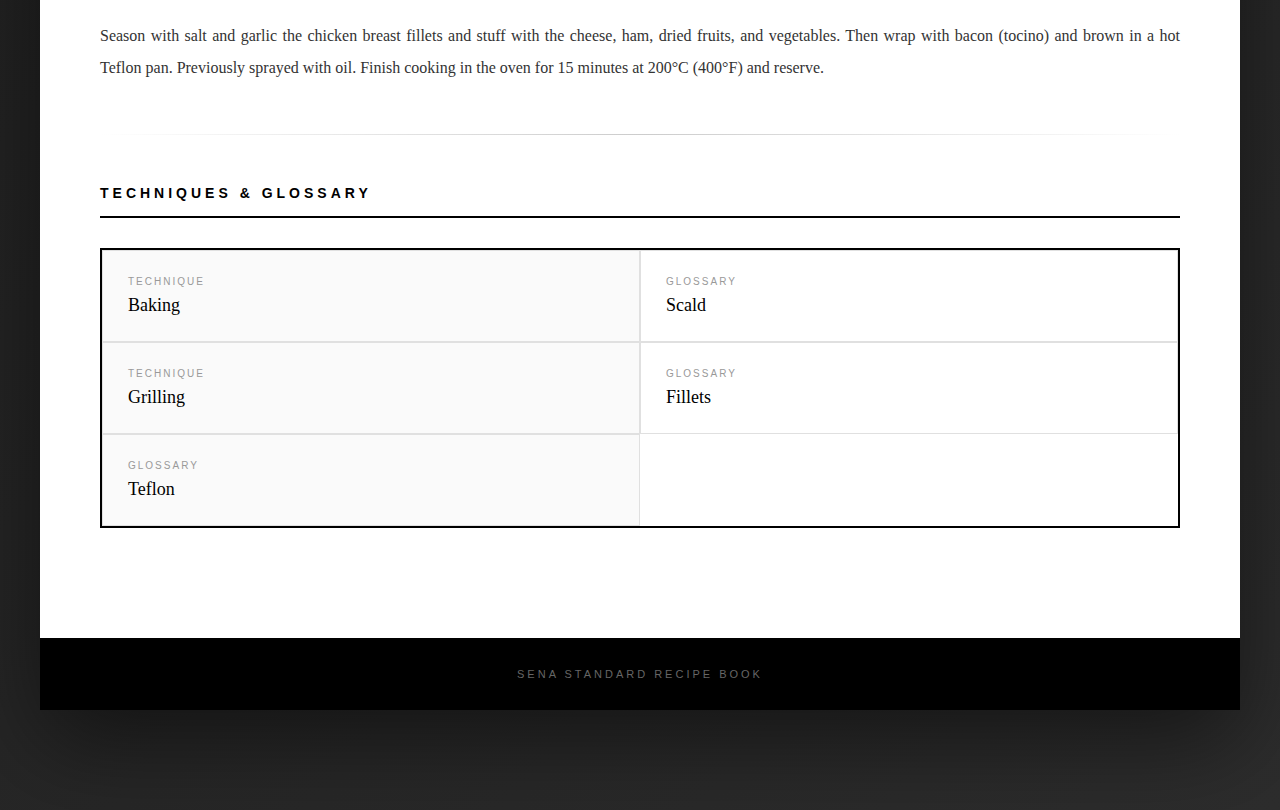
<file: supremo_pollo_relleno.html>
<!DOCTYPE html>
<html lang="en">
<head>
    <meta charset="UTF-8">
    <meta name="viewport" content="width=device-width, initial-scale=1.0">
    <title>Stuffed Chicken Supreme</title>
</head>
<style>
        * {
            margin: 0;
            padding: 0;
            box-sizing: border-box;
        }
        
        body {
            font-family: 'Georgia', 'Times New Roman', serif;
            background: linear-gradient(135deg, #1a1a1a 0%, #2d2d2d 100%);
            min-height: 100vh;
            padding: 40px 20px;
        }
        
        .recipe-card {
            max-width: 1200px;
            margin: 0 auto 60px auto;
            background: white;
            border-radius: 0;
            overflow: hidden;
            box-shadow: 0 30px 90px rgba(0,0,0,0.5);
        }
        
        /* Header */
        .header {
            background: linear-gradient(135deg, #000000 0%, #1a1a1a 100%);
            padding: 50px 60px;
            position: relative;
            overflow: hidden;
        }
        
        .header::before {
            content: '';
            position: absolute;
            top: 0;
            left: 0;
            right: 0;
            height: 3px;
            background: linear-gradient(90deg, #888 0%, #ccc 50%, #888 100%);
        }
        
        .header-content {
            display: flex;
            justify-content: space-between;
            align-items: flex-start;
        }
        
        .title-section {
            flex: 1;
        }
        
        .recipe-type {
            display: inline-block;
            font-family: 'Arial', sans-serif;
            font-size: 11px;
            letter-spacing: 3px;
            text-transform: uppercase;
            color: #999;
            margin-bottom: 15px;
            font-weight: 600;
        }
        
        .recipe-title {
            font-size: 56px;
            color: white;
            font-weight: 300;
            letter-spacing: -1px;
            margin-bottom: 20px;
            font-style: italic;
        }
        
        .recipe-meta {
            display: flex;
            gap: 40px;
            margin-top: 25px;
        }
        
        .meta-item {
            display: flex;
            flex-direction: column;
            gap: 5px;
        }
        
        .meta-label {
            font-family: 'Arial', sans-serif;
            font-size: 10px;
            text-transform: uppercase;
            letter-spacing: 2px;
            color: #666;
        }
        
        .meta-value {
            font-size: 18px;
            color: #ccc;
            font-weight: 300;
        }
        
        .logo-section {
            width: 120px;
            height: 120px;
            border-radius: 0;
            display: flex;
            align-items: center;
            justify-content: center;
            box-shadow: 0 10px 30px rgba(0,0,0,0.3);
        }
        
        .logo-section img {
            width: 90%;
            height: 90%;
            object-fit: contain;
        }
        
        /* Image Section */
        .image-section {
            position: relative;
            height: 400px;
            background: #f5f5f5;
            overflow: hidden;
        }
        
        .image-section::before {
            content: '';
            position: absolute;
            bottom: 0;
            left: 0;
            right: 0;
            height: 100px;
            background: linear-gradient(to top, rgba(0,0,0,0.5), transparent);
            z-index: 1;
        }
        
        .image-placeholder {
            width: 100%;
            height: 100%;
            display: flex;
            align-items: center;
            justify-content: center;
            background: linear-gradient(135deg, #e0e0e0 0%, #f5f5f5 100%);
        }
        
        .image-placeholder img {
            width: 100%;
            height: 100%;
            object-fit: cover;
        }
        
        /* Content */
        .content {
            padding: 60px;
        }
        
        .section {
            margin-bottom: 50px;
        }
        
        .section-title {
            font-size: 14px;
            text-transform: uppercase;
            letter-spacing: 4px;
            color: #000;
            margin-bottom: 30px;
            padding-bottom: 15px;
            border-bottom: 2px solid #000;
            font-weight: 600;
            font-family: 'Arial', sans-serif;
        }
        
        /* Ingredients Table */
        .ingredients-table {
            width: 100%;
            border-collapse: separate;
            border-spacing: 0;
        }
        
        .ingredients-table thead {
            background: #000;
        }
        
        .ingredients-table th {
            padding: 18px 20px;
            text-align: left;
            font-family: 'Arial', sans-serif;
            font-size: 11px;
            text-transform: uppercase;
            letter-spacing: 2px;
            color: white;
            font-weight: 600;
        }
        
        .ingredients-table tbody tr {
            border-bottom: 1px solid #e0e0e0;
            transition: background 0.3s ease;
        }
        
        .ingredients-table tbody tr:hover {
            background: #f9f9f9;
        }
        
        .ingredients-table tbody tr:last-child {
            border-bottom: 2px solid #000;
        }
        
        .ingredients-table td {
            padding: 16px 20px;
            font-size: 15px;
            color: #333;
        }
        
        .ingredients-table td:first-child {
            font-weight: 500;
            color: #000;
        }
        
        .ingredients-table td:nth-child(2),
        .ingredients-table td:nth-child(3) {
            font-family: 'Arial', sans-serif;
            color: #666;
        }
        
        /* Procedure */
        .procedure-content {
            font-size: 16px;
            line-height: 2;
            color: #333;
            text-align: justify;
        }
        
        /* Techniques Section */
        .techniques-grid {
            display: grid;
            grid-template-columns: repeat(2, 1fr);
            gap: 0;
            border: 2px solid #000;
        }
        
        .technique-item {
            padding: 25px;
            border: 1px solid #e0e0e0;
            background: white;
        }
        
        .technique-item:nth-child(odd) {
            background: #fafafa;
        }
        
        .technique-label {
            font-family: 'Arial', sans-serif;
            font-size: 10px;
            text-transform: uppercase;
            letter-spacing: 2px;
            color: #999;
            margin-bottom: 8px;
        }
        
        .technique-name {
            font-size: 18px;
            color: #000;
            font-weight: 500;
        }
        
        /* Footer */
        .footer {
            background: #000;
            padding: 30px 60px;
            text-align: center;
        }
        
        .footer-text {
            font-family: 'Arial', sans-serif;
            font-size: 11px;
            text-transform: uppercase;
            letter-spacing: 3px;
            color: #666;
        }
        
        .divider {
            height: 1px;
            background: linear-gradient(90deg, transparent 0%, #ccc 50%, transparent 100%);
            margin: 50px 0;
        }
        
        @media (max-width: 768px) {
            .header {
                padding: 30px;
            }
            
            .header-content {
                flex-direction: column;
                gap: 30px;
            }
            
            .recipe-title {
                font-size: 36px;
            }
            
            .content {
                padding: 30px;
            }
            
            .techniques-grid {
                grid-template-columns: 1fr;
            }
            
            .logo-section {
                width: 80px;
                height: 80px;
            }
        }
    </style>
<body>
    
    <!-- RECIPE 2: STUFFED CHICKEN SUPREME -->
    <div class="recipe-card">
        <div class="header">
            <div class="header-content">
                <div class="title-section">
                    <div class="recipe-type">Standard Recipe</div>
                    <h1 class="recipe-title">Stuffed Chicken Supreme</h1>
                    <div class="recipe-meta">
                        <div class="meta-item">
                            <span class="meta-label">Category</span>
                            <span class="meta-value">Main Course</span>
                        </div>
                        <div class="meta-item">
                            <span class="meta-label">Portion</span>
                            <span class="meta-value">6 Servings</span>
                        </div>
                        <div class="meta-item">
                            <span class="meta-label">Equipment</span>
                            <span class="meta-value">Pots, Ladles, Cups, Knife, Cutting Boards, Bowl, Saucepans</span>
                        </div>
                    </div>
                </div>
                <div class="logo-section">
                    <img src="logoblanco.png" alt="SENA">
                </div>
            </div>
        </div>
        
        <div class="image-section">
            <div class="image-placeholder">
                <img src="img/Suprema_Pollo.png" alt="Stuffed Chicken Supreme">
            </div>
        </div>
        
        <div class="content">
            <div class="section">
                <h2 class="section-title">Ingredients</h2>
                <table class="ingredients-table">
                    <thead>
                        <tr>
                            <th>Ingredient</th>
                            <th>Quantity</th>
                            <th>Unit</th>
                            <th>Mise en Place</th>
                        </tr>
                    </thead>
                    <tbody>
                        <tr>
                            <td>Chicken Breast Fillets</td>
                            <td>500</td>
                            <td>GRS</td>
                            <td>Preparation of materials to be used in cooking</td>
                        </tr>
                        <tr>
                            <td>Raisins</td>
                            <td>100</td>
                            <td>GRS</td>
                            <td>Washing utensils and vegetables</td>
                        </tr>
                        <tr>
                            <td>Prunes</td>
                            <td>100</td>
                            <td>GRS</td>
                            <td>Chop the garlic and almonds finely</td>
                        </tr>
                        <tr>
                            <td>Sliced Ham</td>
                            <td>125</td>
                            <td>GRS</td>
                            <td>Soak the raisins and prunes in red wine and water for 30 minutes</td>
                        </tr>
                        <tr>
                            <td>Sliced Cheese</td>
                            <td>125</td>
                            <td>GRS</td>
                            <td>—</td>
                        </tr>
                        <tr>
                            <td>Salt & Pepper</td>
                            <td>*</td>
                            <td>*</td>
                            <td>Scald the peppers in the hornilla</td>
                        </tr>
                        <tr>
                            <td>White Wine</td>
                            <td>1</td>
                            <td>CUP</td>
                            <td>—</td>
                        </tr>
                        <tr>
                            <td>Butter</td>
                            <td>50</td>
                            <td>GR</td>
                            <td>—</td>
                        </tr>
                        <tr>
                            <td>Garlic</td>
                            <td>3</td>
                            <td>TEETH</td>
                            <td>—</td>
                        </tr>
                        <tr>
                            <td>Green Bell Pepper</td>
                            <td>250</td>
                            <td>GRS</td>
                            <td>—</td>
                        </tr>
                        <tr>
                            <td>Red Bell Pepper</td>
                            <td>250</td>
                            <td>GRS</td>
                            <td>—</td>
                        </tr>
                        <tr>
                            <td>Red Onion</td>
                            <td>250</td>
                            <td>GRS</td>
                            <td>—</td>
                        </tr>
                    </tbody>
                </table>
            </div>
            
            <div class="divider"></div>
            
            <div class="section">
                <h2 class="section-title">Procedure</h2>
                <div class="procedure-content">
                    Season with salt and garlic the chicken breast fillets and stuff with the cheese, ham, dried fruits, and vegetables. Then wrap with bacon (tocino) and brown in a hot Teflon pan. Previously sprayed with oil. Finish cooking in the oven for 15 minutes at 200°C (400°F) and reserve.
                </div>
            </div>
            
            <div class="divider"></div>
            
            <div class="section">
                <h2 class="section-title">Techniques & Glossary</h2>
                <div class="techniques-grid">
                    <div class="technique-item">
                        <div class="technique-label">Technique</div>
                        <div class="technique-name">Baking</div>
                    </div>
                    <div class="technique-item">
                        <div class="technique-label">Glossary</div>
                        <div class="technique-name">Scald</div>
                    </div>
                    <div class="technique-item">
                        <div class="technique-label">Technique</div>
                        <div class="technique-name">Grilling</div>
                    </div>
                    <div class="technique-item">
                        <div class="technique-label">Glossary</div>
                        <div class="technique-name">Fillets</div>
                    </div>
                    <div class="technique-item">
                        <div class="technique-label">Glossary</div>
                        <div class="technique-name">Teflon</div>
                    </div>
                </div>
            </div>
        </div>
        
        <div class="footer">
            <div class="footer-text">SENA Standard Recipe Book</div>
        </div>
    </div>

</body>
</html>
</file>
